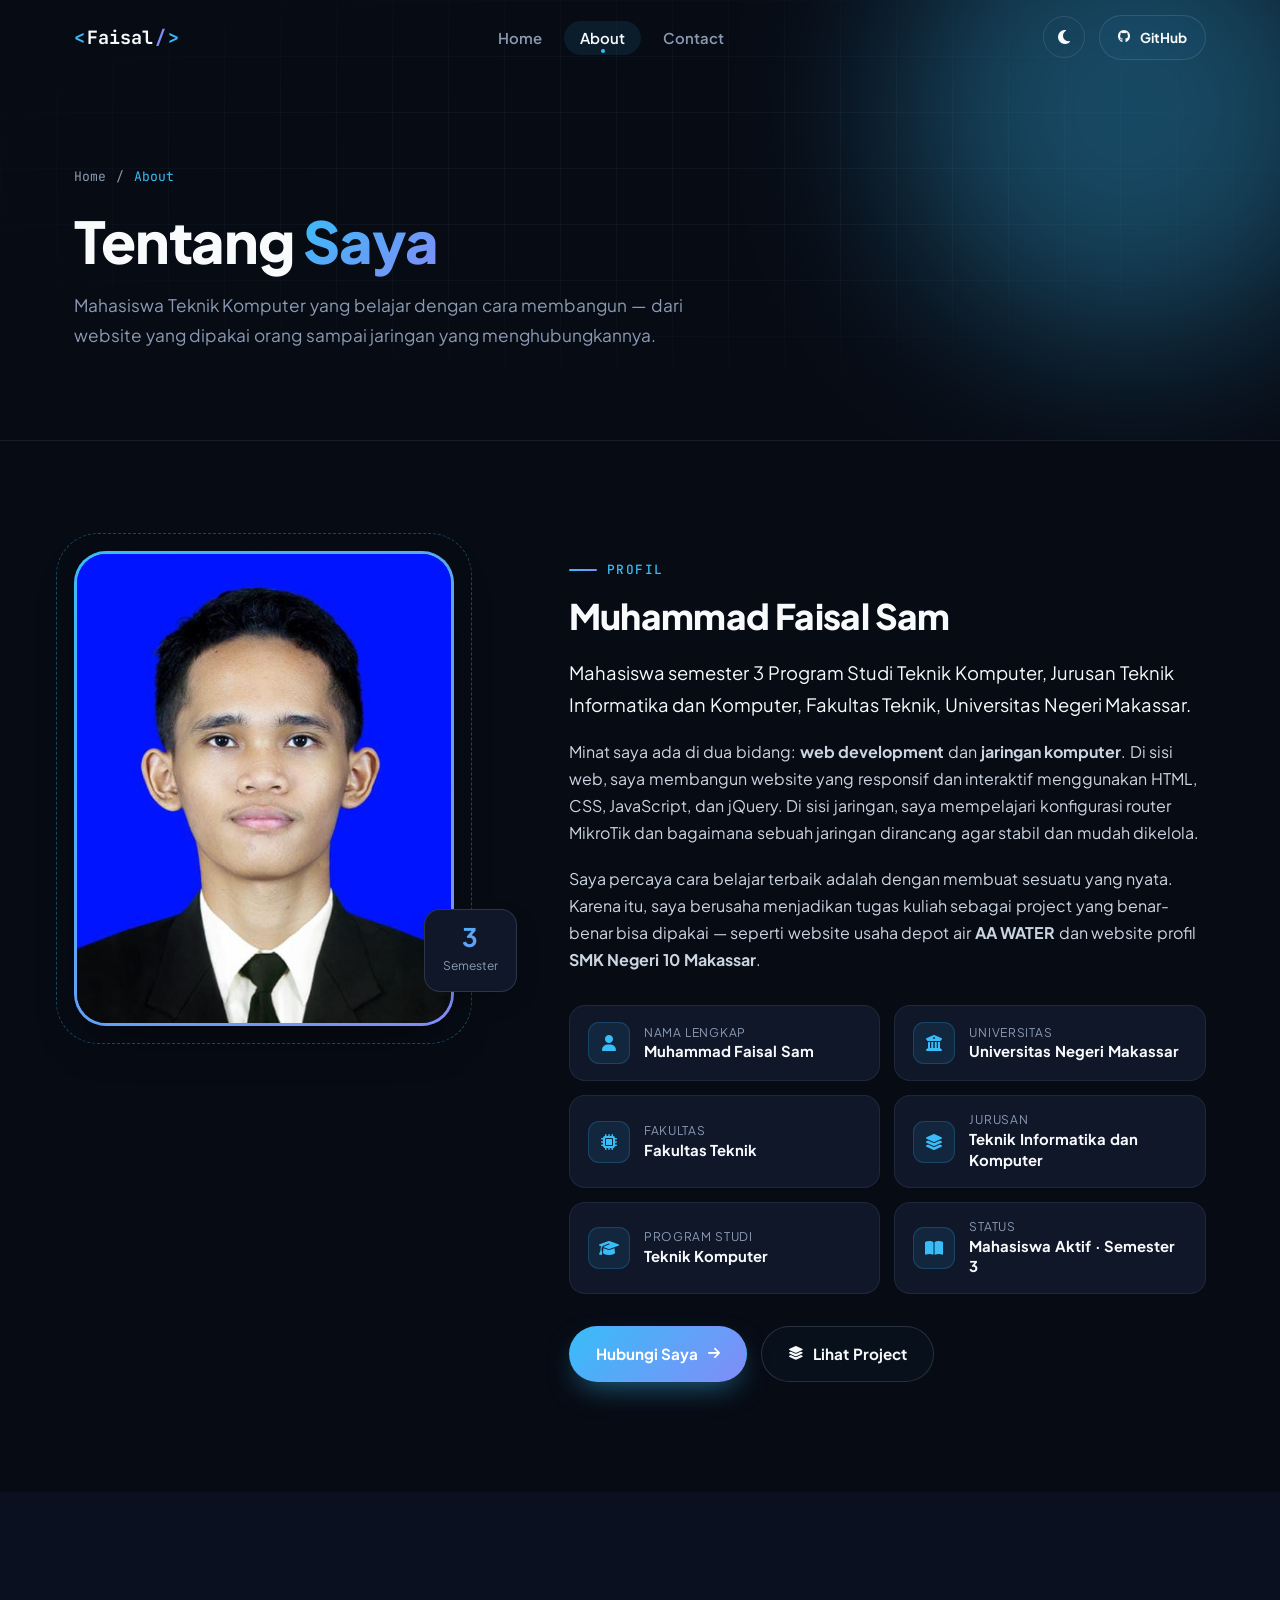
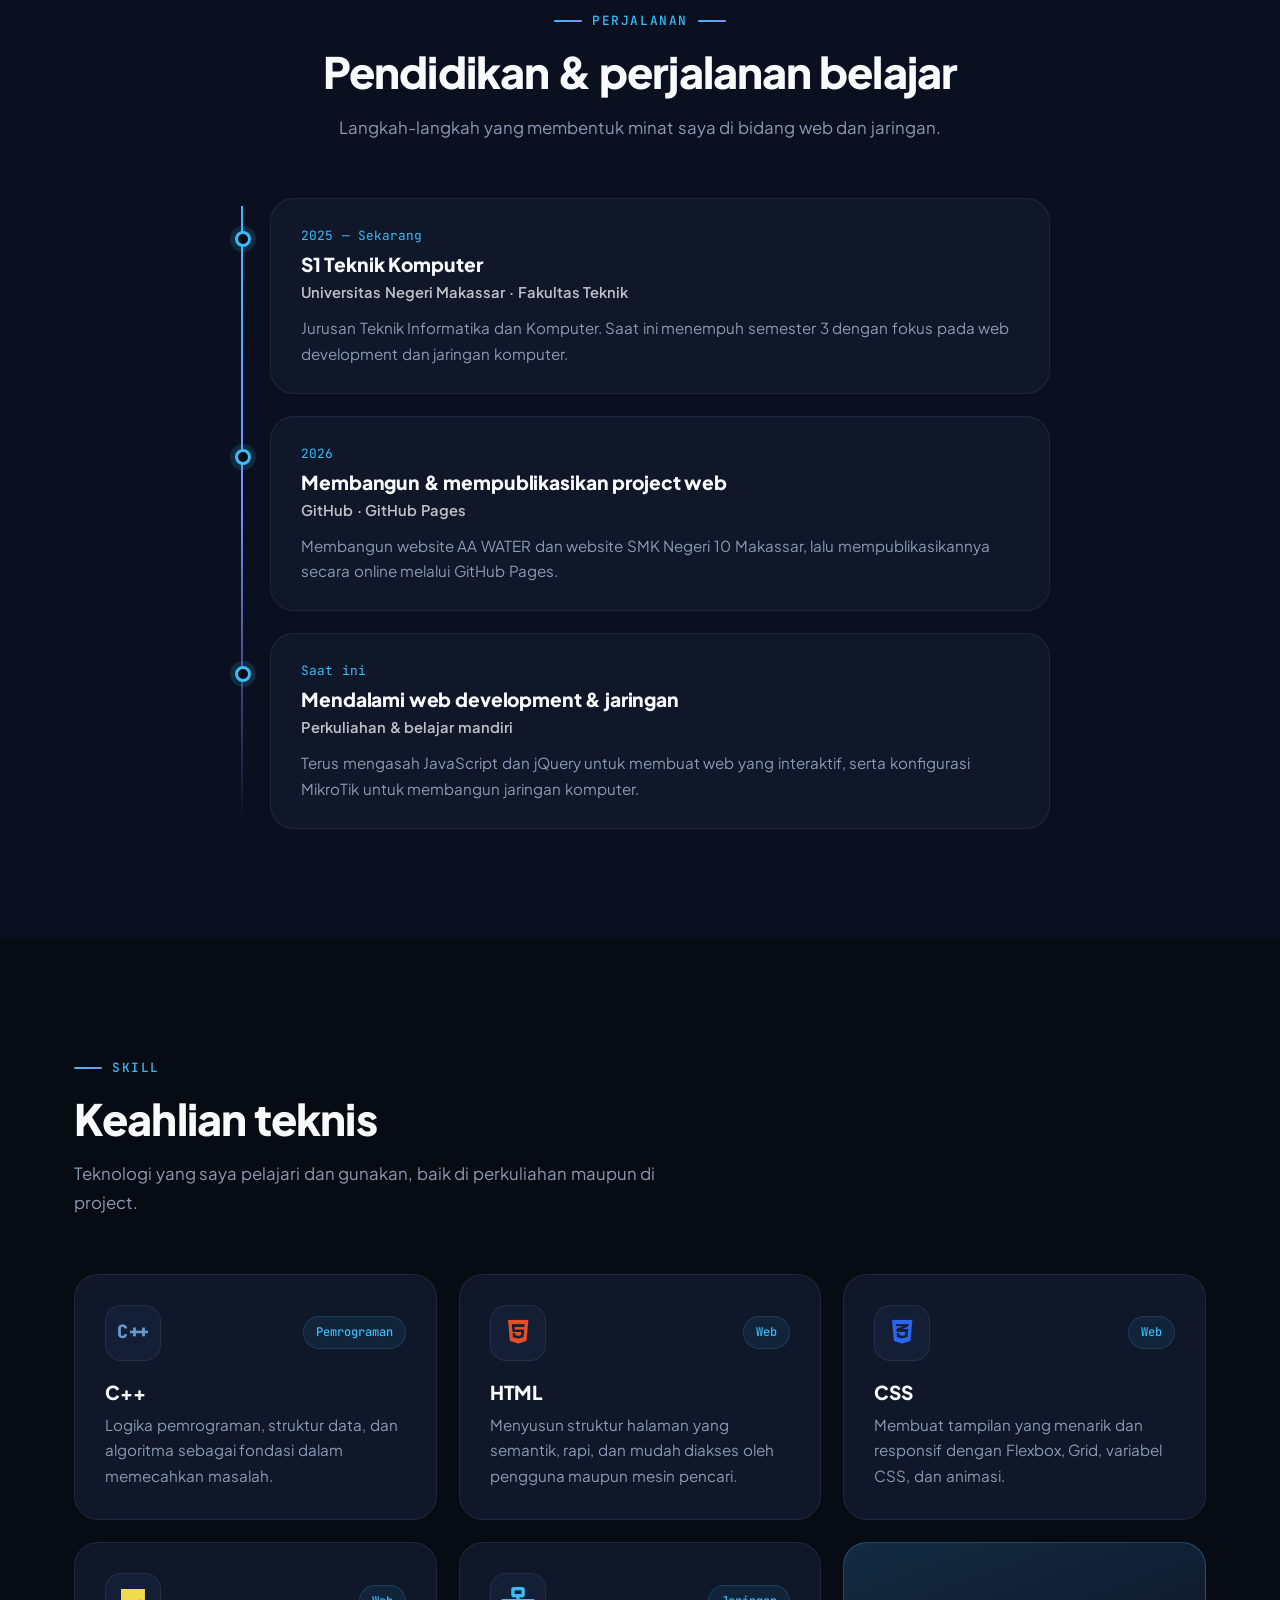
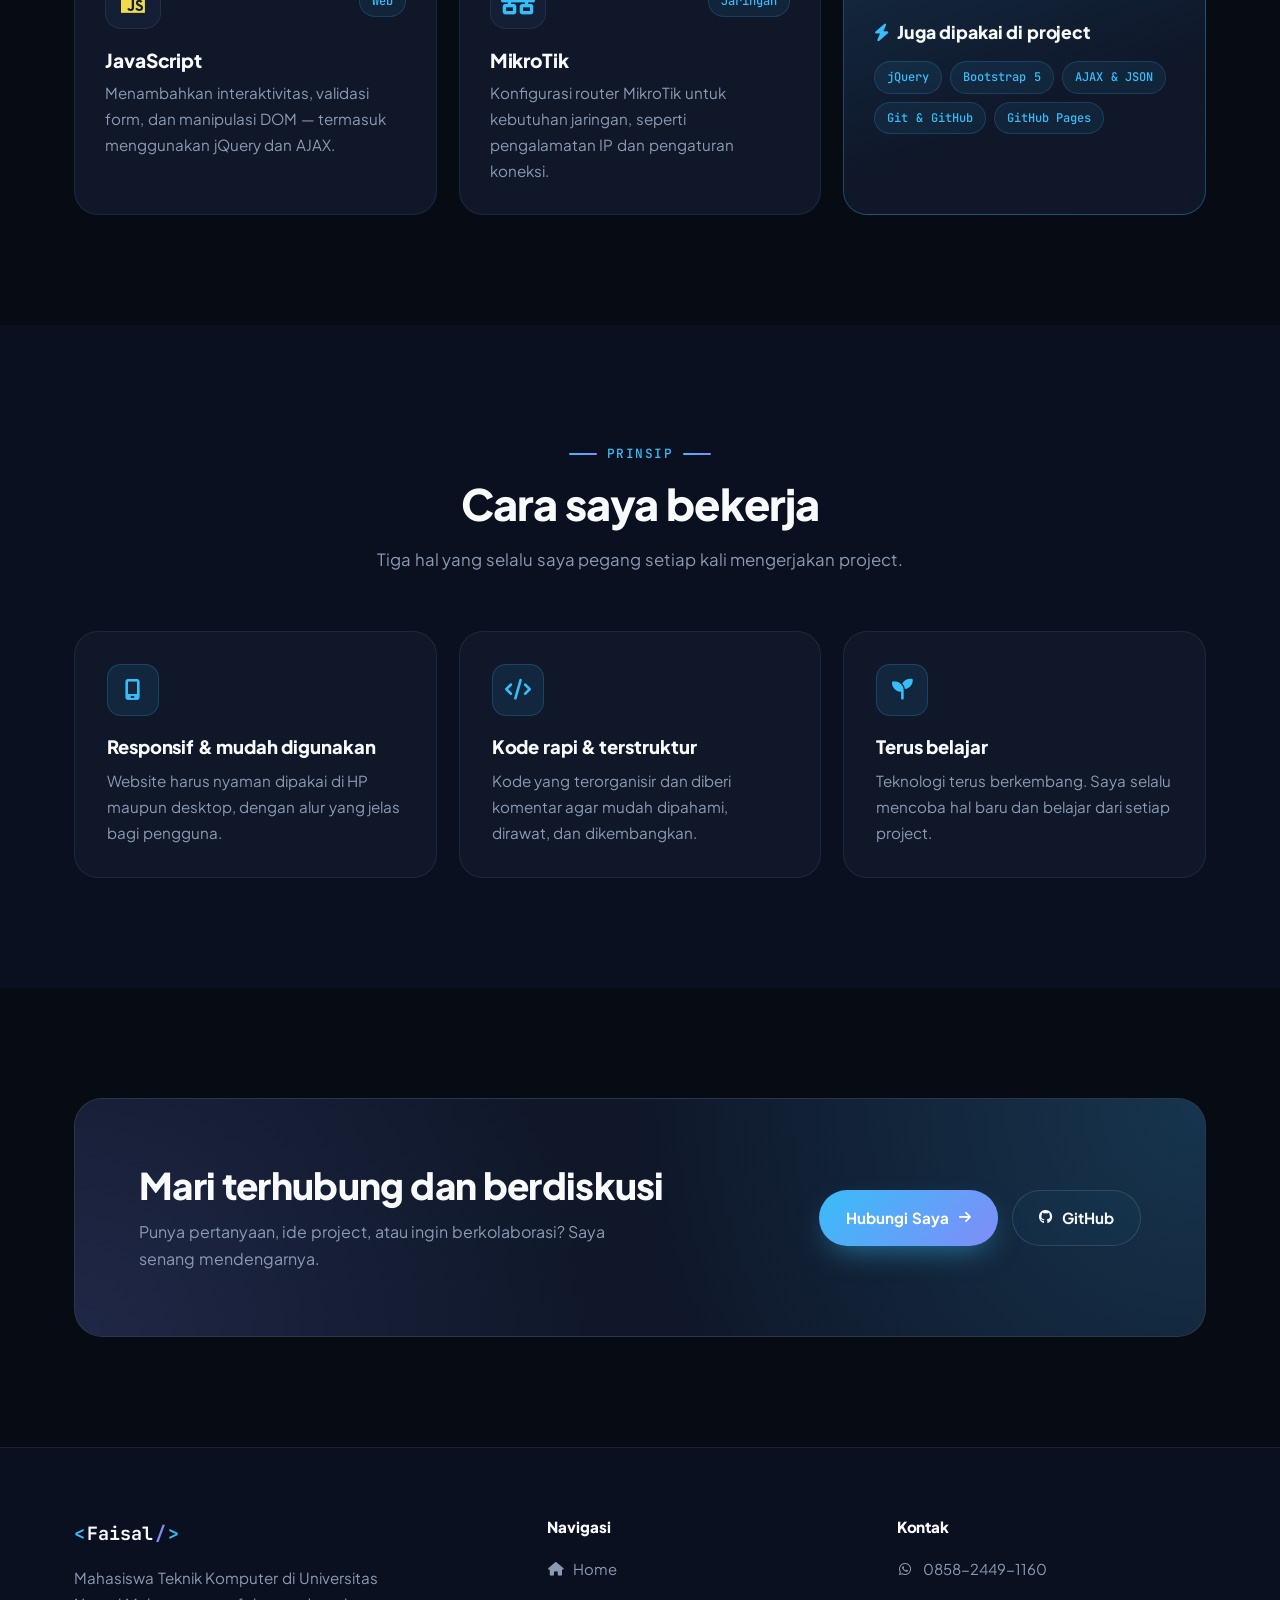
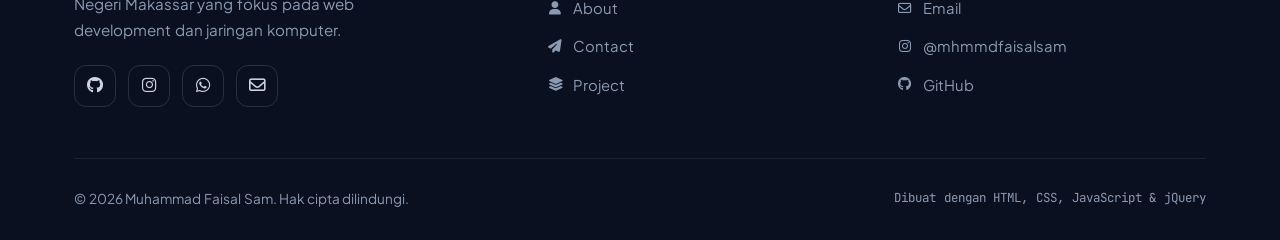
<file: about.html>
<!DOCTYPE html>
<html lang="id">
<head>
  <meta charset="UTF-8">
  <meta name="viewport" content="width=device-width, initial-scale=1.0">
  <title>About — Muhammad Faisal Sam</title>
  <meta name="description" content="Profil Muhammad Faisal Sam: mahasiswa semester 3 Teknik Komputer, Fakultas Teknik, Universitas Negeri Makassar. Fokus pada web development dan jaringan komputer.">
  <meta name="author" content="Muhammad Faisal Sam">
  <meta name="theme-color" content="#070b14">
  <meta property="og:title" content="About — Muhammad Faisal Sam">
  <meta property="og:description" content="Mahasiswa Teknik Komputer UNM · Web Development &amp; Jaringan Komputer">
  <meta property="og:image" content="assets/img/faisal.webp">
  <link rel="icon" type="image/svg+xml" href="assets/img/favicon.svg">

  <!-- Font & ikon disimpan lokal agar tetap tampil tanpa internet -->
  <link rel="stylesheet" href="css/fonts.css">
  <link rel="stylesheet" href="assets/vendor/fontawesome/css/all.min.css">
  <link rel="stylesheet" href="css/style.css">

  <script>
    document.documentElement.className += " js";
    try {
      if (localStorage.getItem("theme") === "light") {
        document.documentElement.setAttribute("data-theme", "light");
      }
    } catch (e) {}
  </script>
</head>
<body data-page="about">
  <a href="#main" class="skip-link">Lewati ke konten</a>
  <div class="scroll-progress" id="scrollProgress"></div>

  <!-- ============ NAVBAR ============ -->
  <header class="navbar" id="navbar">
    <nav class="container nav-inner" aria-label="Navigasi utama">
      <a href="index.html" class="logo" aria-label="Faisal — ke beranda">
        <span class="bracket">&lt;</span>Faisal<span class="slash">/</span><span class="bracket">&gt;</span>
      </a>

      <ul class="nav-menu" id="navMenu">
        <li><a href="index.html" class="nav-link">Home</a></li>
        <li><a href="about.html" class="nav-link active" aria-current="page">About</a></li>
        <li><a href="contact.html" class="nav-link">Contact</a></li>
        <li class="mobile-cta">
          <a href="https://github.com/muhammadfaisalsam441-Runary" target="_blank" rel="noopener" class="btn btn-primary btn-sm" style="width:100%">
            <i class="fa-brands fa-github"></i> Lihat GitHub
          </a>
        </li>
      </ul>

      <div class="nav-actions">
        <button class="theme-toggle" id="themeToggle" type="button" aria-label="Ganti tema terang/gelap" title="Ganti tema">
          <i class="fa-solid fa-moon"></i><i class="fa-solid fa-sun"></i>
        </button>
        <a href="https://github.com/muhammadfaisalsam441-Runary" target="_blank" rel="noopener" class="btn btn-outline btn-sm nav-cta">
          <i class="fa-brands fa-github"></i> GitHub
        </a>
        <button class="nav-toggle" id="navToggle" type="button" aria-label="Buka menu" aria-expanded="false" aria-controls="navMenu">
          <span></span><span></span><span></span>
        </button>
      </div>
    </nav>
  </header>

  <main id="main">
    <!-- ============ PAGE HEADER ============ -->
    <section class="page-header">
      <div class="bg-grid"></div>
      <div class="glow glow-1"></div>
      <div class="container">
        <nav class="breadcrumb reveal" aria-label="Breadcrumb">
          <a href="index.html">Home</a><span>/</span><span class="current">About</span>
        </nav>
        <h1 class="page-title reveal">Tentang <span class="text-gradient">Saya</span></h1>
        <p class="page-desc reveal">
          Mahasiswa Teknik Komputer yang belajar dengan cara membangun — dari website yang dipakai
          orang sampai jaringan yang menghubungkannya.
        </p>
      </div>
    </section>

    <!-- ============ PROFIL ============ -->
    <section class="section" id="profil">
      <div class="container about-grid">
        <div class="about-photo reveal reveal-left">
          <div class="photo-frame">
            <img src="assets/img/faisal.webp" alt="Foto Muhammad Faisal Sam" width="640" height="640">
          </div>
          <div class="photo-badge">
            <strong class="text-gradient">3</strong>
            <small>Semester</small>
          </div>
        </div>

        <div class="about-text reveal reveal-right">
          <span class="eyebrow">Profil</span>
          <h2>Muhammad Faisal Sam</h2>
          <p class="lead">
            Mahasiswa semester 3 Program Studi Teknik Komputer, Jurusan Teknik Informatika dan
            Komputer, Fakultas Teknik, Universitas Negeri Makassar.
          </p>
          <p>
            Minat saya ada di dua bidang: <strong>web development</strong> dan
            <strong>jaringan komputer</strong>. Di sisi web, saya membangun website yang responsif
            dan interaktif menggunakan HTML, CSS, JavaScript, dan jQuery. Di sisi jaringan, saya
            mempelajari konfigurasi router MikroTik dan bagaimana sebuah jaringan dirancang agar
            stabil dan mudah dikelola.
          </p>
          <p>
            Saya percaya cara belajar terbaik adalah dengan membuat sesuatu yang nyata. Karena itu,
            saya berusaha menjadikan tugas kuliah sebagai project yang benar-benar bisa dipakai —
            seperti website usaha depot air <strong>AA WATER</strong> dan website profil
            <strong>SMK Negeri 10 Makassar</strong>.
          </p>

          <div class="info-grid">
            <div class="info-item">
              <span class="icon-box"><i class="fa-solid fa-user"></i></span>
              <div><small>Nama Lengkap</small><span>Muhammad Faisal Sam</span></div>
            </div>
            <div class="info-item">
              <span class="icon-box"><i class="fa-solid fa-building-columns"></i></span>
              <div><small>Universitas</small><span>Universitas Negeri Makassar</span></div>
            </div>
            <div class="info-item">
              <span class="icon-box"><i class="fa-solid fa-microchip"></i></span>
              <div><small>Fakultas</small><span>Fakultas Teknik</span></div>
            </div>
            <div class="info-item">
              <span class="icon-box"><i class="fa-solid fa-layer-group"></i></span>
              <div><small>Jurusan</small><span>Teknik Informatika dan Komputer</span></div>
            </div>
            <div class="info-item">
              <span class="icon-box"><i class="fa-solid fa-graduation-cap"></i></span>
              <div><small>Program Studi</small><span>Teknik Komputer</span></div>
            </div>
            <div class="info-item">
              <span class="icon-box"><i class="fa-solid fa-book-open"></i></span>
              <div><small>Status</small><span>Mahasiswa Aktif · Semester 3</span></div>
            </div>
          </div>

          <div class="about-actions">
            <a href="contact.html" class="btn btn-primary">Hubungi Saya <i class="fa-solid fa-arrow-right"></i></a>
            <a href="index.html#project" class="btn btn-outline"><i class="fa-solid fa-layer-group"></i> Lihat Project</a>
          </div>
        </div>
      </div>
    </section>

    <!-- ============ PERJALANAN ============ -->
    <section class="section section-alt" id="perjalanan">
      <div class="container">
        <div class="section-head center reveal">
          <span class="eyebrow">Perjalanan</span>
          <h2 class="section-title">Pendidikan &amp; perjalanan belajar</h2>
          <p class="section-desc">Langkah-langkah yang membentuk minat saya di bidang web dan jaringan.</p>
        </div>

        <div class="timeline">
          <div class="card tl-item reveal">
            <div class="tl-date">2025 — Sekarang</div>
            <h3>S1 Teknik Komputer</h3>
            <div class="tl-place">Universitas Negeri Makassar · Fakultas Teknik</div>
            <p>
              Jurusan Teknik Informatika dan Komputer. Saat ini menempuh semester 3 dengan fokus
              pada web development dan jaringan komputer.
            </p>
          </div>
          <div class="card tl-item reveal">
            <div class="tl-date">2026</div>
            <h3>Membangun &amp; mempublikasikan project web</h3>
            <div class="tl-place">GitHub · GitHub Pages</div>
            <p>
              Membangun website AA WATER dan website SMK Negeri 10 Makassar, lalu
              mempublikasikannya secara online melalui GitHub Pages.
            </p>
          </div>
          <div class="card tl-item reveal">
            <div class="tl-date">Saat ini</div>
            <h3>Mendalami web development &amp; jaringan</h3>
            <div class="tl-place">Perkuliahan &amp; belajar mandiri</div>
            <p>
              Terus mengasah JavaScript dan jQuery untuk membuat web yang interaktif, serta
              konfigurasi MikroTik untuk membangun jaringan komputer.
            </p>
          </div>
        </div>
      </div>
    </section>

    <!-- ============ SKILL ============ -->
    <section class="section" id="skill">
      <div class="container">
        <div class="section-head reveal">
          <span class="eyebrow">Skill</span>
          <h2 class="section-title">Keahlian teknis</h2>
          <p class="section-desc">Teknologi yang saya pelajari dan gunakan, baik di perkuliahan maupun di project.</p>
        </div>

        <div class="skills-grid">
          <article class="card skill-card reveal">
            <div class="skill-head">
              <span class="skill-icon"><span class="cpp">C++</span></span>
              <span class="tag">Pemrograman</span>
            </div>
            <h3>C++</h3>
            <p>Logika pemrograman, struktur data, dan algoritma sebagai fondasi dalam memecahkan masalah.</p>
          </article>

          <article class="card skill-card reveal">
            <div class="skill-head">
              <span class="skill-icon"><i class="fa-brands fa-html5 c-html"></i></span>
              <span class="tag">Web</span>
            </div>
            <h3>HTML</h3>
            <p>Menyusun struktur halaman yang semantik, rapi, dan mudah diakses oleh pengguna maupun mesin pencari.</p>
          </article>

          <article class="card skill-card reveal">
            <div class="skill-head">
              <span class="skill-icon"><i class="fa-brands fa-css3-alt c-css"></i></span>
              <span class="tag">Web</span>
            </div>
            <h3>CSS</h3>
            <p>Membuat tampilan yang menarik dan responsif dengan Flexbox, Grid, variabel CSS, dan animasi.</p>
          </article>

          <article class="card skill-card reveal">
            <div class="skill-head">
              <span class="skill-icon"><i class="fa-brands fa-js c-js"></i></span>
              <span class="tag">Web</span>
            </div>
            <h3>JavaScript</h3>
            <p>Menambahkan interaktivitas, validasi form, dan manipulasi DOM — termasuk menggunakan jQuery dan AJAX.</p>
          </article>

          <article class="card skill-card reveal">
            <div class="skill-head">
              <span class="skill-icon"><i class="fa-solid fa-network-wired c-mikrotik"></i></span>
              <span class="tag">Jaringan</span>
            </div>
            <h3>MikroTik</h3>
            <p>Konfigurasi router MikroTik untuk kebutuhan jaringan, seperti pengalamatan IP dan pengaturan koneksi.</p>
          </article>

          <article class="card skill-card highlight reveal">
            <h3><i class="fa-solid fa-bolt" style="color:var(--primary);margin-right:8px"></i>Juga dipakai di project</h3>
            <div class="tags">
              <span class="tag">jQuery</span>
              <span class="tag">Bootstrap 5</span>
              <span class="tag">AJAX &amp; JSON</span>
              <span class="tag">Git &amp; GitHub</span>
              <span class="tag">GitHub Pages</span>
            </div>
          </article>
        </div>
      </div>
    </section>

    <!-- ============ CARA KERJA ============ -->
    <section class="section section-alt" id="cara-kerja">
      <div class="container">
        <div class="section-head center reveal">
          <span class="eyebrow">Prinsip</span>
          <h2 class="section-title">Cara saya bekerja</h2>
          <p class="section-desc">Tiga hal yang selalu saya pegang setiap kali mengerjakan project.</p>
        </div>

        <div class="values-grid">
          <article class="card value-card reveal">
            <span class="icon-box"><i class="fa-solid fa-mobile-screen"></i></span>
            <h3>Responsif &amp; mudah digunakan</h3>
            <p>Website harus nyaman dipakai di HP maupun desktop, dengan alur yang jelas bagi pengguna.</p>
          </article>
          <article class="card value-card reveal">
            <span class="icon-box"><i class="fa-solid fa-code"></i></span>
            <h3>Kode rapi &amp; terstruktur</h3>
            <p>Kode yang terorganisir dan diberi komentar agar mudah dipahami, dirawat, dan dikembangkan.</p>
          </article>
          <article class="card value-card reveal">
            <span class="icon-box"><i class="fa-solid fa-seedling"></i></span>
            <h3>Terus belajar</h3>
            <p>Teknologi terus berkembang. Saya selalu mencoba hal baru dan belajar dari setiap project.</p>
          </article>
        </div>
      </div>
    </section>

    <!-- ============ CTA ============ -->
    <section class="cta">
      <div class="container">
        <div class="cta-box reveal">
          <div>
            <h2>Mari terhubung dan berdiskusi</h2>
            <p>Punya pertanyaan, ide project, atau ingin berkolaborasi? Saya senang mendengarnya.</p>
          </div>
          <div class="cta-actions">
            <a href="contact.html" class="btn btn-primary">Hubungi Saya <i class="fa-solid fa-arrow-right"></i></a>
            <a href="https://github.com/muhammadfaisalsam441-Runary" target="_blank" rel="noopener" class="btn btn-outline"><i class="fa-brands fa-github"></i> GitHub</a>
          </div>
        </div>
      </div>
    </section>
  </main>

  <!-- ============ FOOTER ============ -->
  <footer class="footer">
    <div class="container">
      <div class="footer-grid">
        <div class="footer-brand">
          <a href="index.html" class="logo"><span class="bracket">&lt;</span>Faisal<span class="slash">/</span><span class="bracket">&gt;</span></a>
          <p>Mahasiswa Teknik Komputer di Universitas Negeri Makassar yang fokus pada web development dan jaringan komputer.</p>
          <div class="socials">
            <a href="https://github.com/muhammadfaisalsam441-Runary" target="_blank" rel="noopener" class="social-link" aria-label="GitHub"><i class="fa-brands fa-github"></i></a>
            <a href="https://www.instagram.com/mhmmdfaisalsam" target="_blank" rel="noopener" class="social-link" aria-label="Instagram"><i class="fa-brands fa-instagram"></i></a>
            <a href="https://wa.me/6285824491160" target="_blank" rel="noopener" class="social-link" aria-label="WhatsApp"><i class="fa-brands fa-whatsapp"></i></a>
            <a href="mailto:muhammadfaisalsam441@gmail.com" class="social-link" aria-label="Email"><i class="fa-regular fa-envelope"></i></a>
          </div>
        </div>
        <div>
          <h4>Navigasi</h4>
          <ul class="footer-links">
            <li><a href="index.html"><i class="fa-solid fa-house"></i> Home</a></li>
            <li><a href="about.html"><i class="fa-solid fa-user"></i> About</a></li>
            <li><a href="contact.html"><i class="fa-solid fa-paper-plane"></i> Contact</a></li>
            <li><a href="index.html#project"><i class="fa-solid fa-layer-group"></i> Project</a></li>
          </ul>
        </div>
        <div>
          <h4>Kontak</h4>
          <ul class="footer-links">
            <li><a href="https://wa.me/6285824491160" target="_blank" rel="noopener"><i class="fa-brands fa-whatsapp"></i> 0858-2449-1160</a></li>
            <li><a href="mailto:muhammadfaisalsam441@gmail.com"><i class="fa-regular fa-envelope"></i> Email</a></li>
            <li><a href="https://www.instagram.com/mhmmdfaisalsam" target="_blank" rel="noopener"><i class="fa-brands fa-instagram"></i> @mhmmdfaisalsam</a></li>
            <li><a href="https://github.com/muhammadfaisalsam441-Runary" target="_blank" rel="noopener"><i class="fa-brands fa-github"></i> GitHub</a></li>
          </ul>
        </div>
      </div>
      <div class="footer-bottom">
        <span>&copy; <span class="year">2026</span> Muhammad Faisal Sam. Hak cipta dilindungi.</span>
        <span class="made">Dibuat dengan HTML, CSS, JavaScript &amp; jQuery</span>
      </div>
    </div>
  </footer>

  <button class="back-to-top" id="backToTop" type="button" aria-label="Kembali ke atas"><i class="fa-solid fa-arrow-up"></i></button>
  <div class="toast" id="toast" role="status" aria-live="polite"><i class="fa-solid fa-circle-check"></i><span></span></div>

  <script src="js/vendor/jquery-3.7.1.min.js"></script>
  <script src="js/main.js"></script>
</body>
</html>
</file>
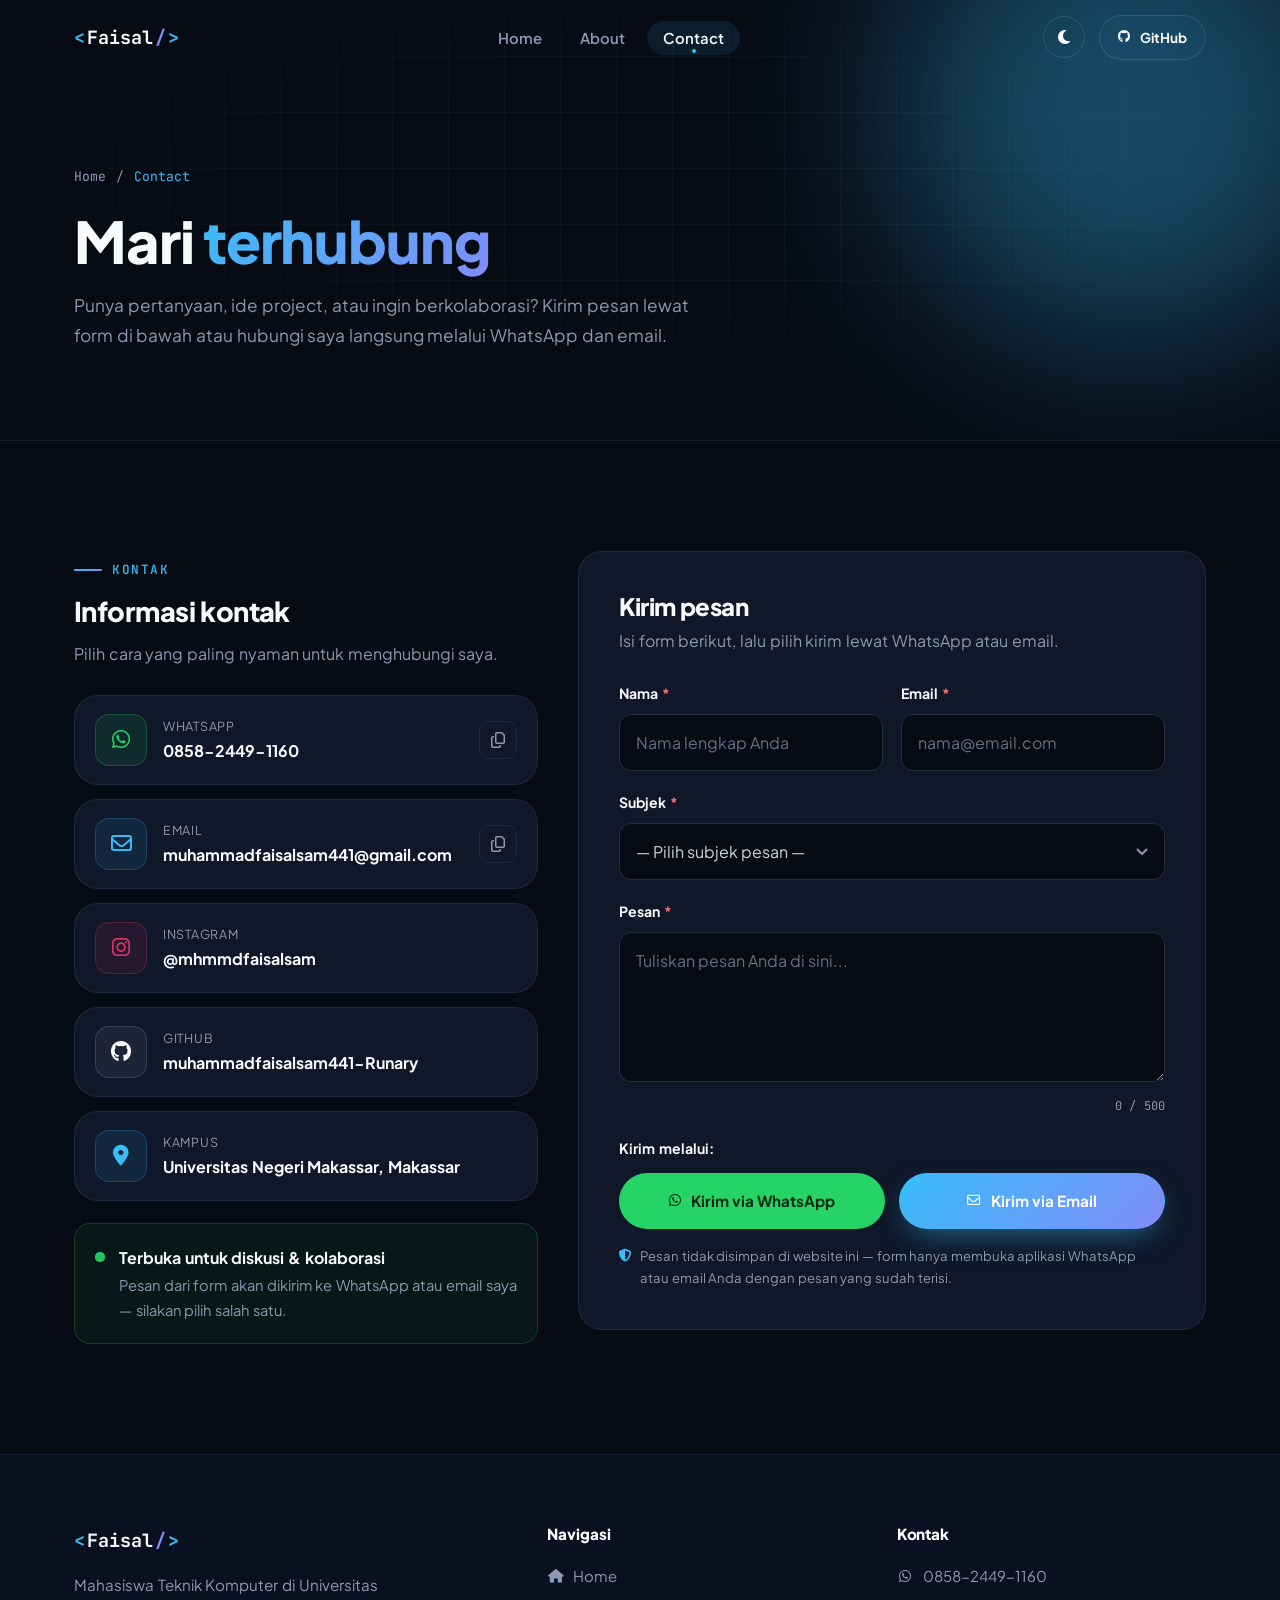
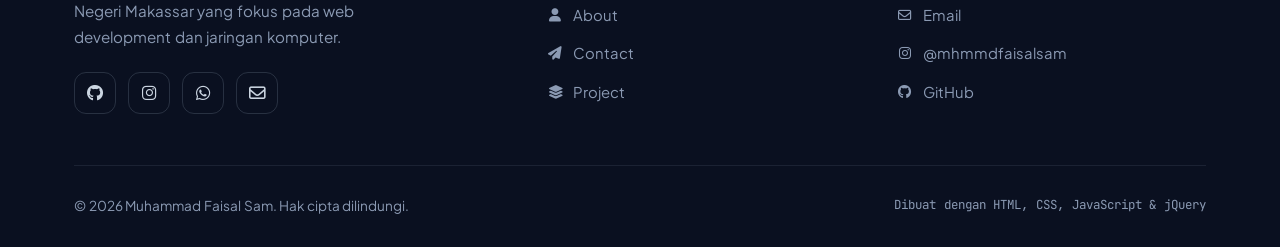
<file: contact.html>
<!DOCTYPE html>
<html lang="id">
<head>
  <meta charset="UTF-8">
  <meta name="viewport" content="width=device-width, initial-scale=1.0">
  <title>Contact — Muhammad Faisal Sam</title>
  <meta name="description" content="Hubungi Muhammad Faisal Sam melalui WhatsApp, email, Instagram, atau GitHub.">
  <meta name="author" content="Muhammad Faisal Sam">
  <meta name="theme-color" content="#070b14">
  <meta property="og:title" content="Contact — Muhammad Faisal Sam">
  <meta property="og:description" content="Mari terhubung: WhatsApp, email, Instagram, dan GitHub.">
  <meta property="og:image" content="assets/img/faisal.webp">
  <link rel="icon" type="image/svg+xml" href="assets/img/favicon.svg">

  <!-- Font & ikon disimpan lokal agar tetap tampil tanpa internet -->
  <link rel="stylesheet" href="css/fonts.css">
  <link rel="stylesheet" href="assets/vendor/fontawesome/css/all.min.css">
  <link rel="stylesheet" href="css/style.css">

  <script>
    document.documentElement.className += " js";
    try {
      if (localStorage.getItem("theme") === "light") {
        document.documentElement.setAttribute("data-theme", "light");
      }
    } catch (e) {}
  </script>
</head>
<body data-page="contact">
  <a href="#main" class="skip-link">Lewati ke konten</a>
  <div class="scroll-progress" id="scrollProgress"></div>

  <!-- ============ NAVBAR ============ -->
  <header class="navbar" id="navbar">
    <nav class="container nav-inner" aria-label="Navigasi utama">
      <a href="index.html" class="logo" aria-label="Faisal — ke beranda">
        <span class="bracket">&lt;</span>Faisal<span class="slash">/</span><span class="bracket">&gt;</span>
      </a>

      <ul class="nav-menu" id="navMenu">
        <li><a href="index.html" class="nav-link">Home</a></li>
        <li><a href="about.html" class="nav-link">About</a></li>
        <li><a href="contact.html" class="nav-link active" aria-current="page">Contact</a></li>
        <li class="mobile-cta">
          <a href="https://github.com/muhammadfaisalsam441-Runary" target="_blank" rel="noopener" class="btn btn-primary btn-sm" style="width:100%">
            <i class="fa-brands fa-github"></i> Lihat GitHub
          </a>
        </li>
      </ul>

      <div class="nav-actions">
        <button class="theme-toggle" id="themeToggle" type="button" aria-label="Ganti tema terang/gelap" title="Ganti tema">
          <i class="fa-solid fa-moon"></i><i class="fa-solid fa-sun"></i>
        </button>
        <a href="https://github.com/muhammadfaisalsam441-Runary" target="_blank" rel="noopener" class="btn btn-outline btn-sm nav-cta">
          <i class="fa-brands fa-github"></i> GitHub
        </a>
        <button class="nav-toggle" id="navToggle" type="button" aria-label="Buka menu" aria-expanded="false" aria-controls="navMenu">
          <span></span><span></span><span></span>
        </button>
      </div>
    </nav>
  </header>

  <main id="main">
    <!-- ============ PAGE HEADER ============ -->
    <section class="page-header">
      <div class="bg-grid"></div>
      <div class="glow glow-1"></div>
      <div class="container">
        <nav class="breadcrumb reveal" aria-label="Breadcrumb">
          <a href="index.html">Home</a><span>/</span><span class="current">Contact</span>
        </nav>
        <h1 class="page-title reveal">Mari <span class="text-gradient">terhubung</span></h1>
        <p class="page-desc reveal">
          Punya pertanyaan, ide project, atau ingin berkolaborasi? Kirim pesan lewat form di bawah
          atau hubungi saya langsung melalui WhatsApp dan email.
        </p>
      </div>
    </section>

    <!-- ============ KONTAK ============ -->
    <section class="section">
      <div class="container contact-grid">
        <!-- Info kontak -->
        <div class="contact-info reveal reveal-left">
          <span class="eyebrow">Kontak</span>
          <h2>Informasi kontak</h2>
          <p>Pilih cara yang paling nyaman untuk menghubungi saya.</p>

          <div class="contact-list">
            <div class="card contact-item">
              <span class="icon-box wa"><i class="fa-brands fa-whatsapp"></i></span>
              <div class="contact-body">
                <small>WhatsApp</small>
                <a href="https://wa.me/6285824491160" target="_blank" rel="noopener">0858-2449-1160</a>
              </div>
              <button type="button" class="copy-btn" data-copy="085824491160" data-label="Nomor WhatsApp" aria-label="Salin nomor WhatsApp" title="Salin">
                <i class="fa-regular fa-copy"></i>
              </button>
            </div>

            <div class="card contact-item">
              <span class="icon-box"><i class="fa-regular fa-envelope"></i></span>
              <div class="contact-body">
                <small>Email</small>
                <a href="mailto:muhammadfaisalsam441@gmail.com">muhammadfaisalsam441@gmail.com</a>
              </div>
              <button type="button" class="copy-btn" data-copy="muhammadfaisalsam441@gmail.com" data-label="Alamat email" aria-label="Salin alamat email" title="Salin">
                <i class="fa-regular fa-copy"></i>
              </button>
            </div>

            <div class="card contact-item">
              <span class="icon-box ig"><i class="fa-brands fa-instagram"></i></span>
              <div class="contact-body">
                <small>Instagram</small>
                <a href="https://www.instagram.com/mhmmdfaisalsam" target="_blank" rel="noopener">@mhmmdfaisalsam</a>
              </div>
            </div>

            <div class="card contact-item">
              <span class="icon-box gh"><i class="fa-brands fa-github"></i></span>
              <div class="contact-body">
                <small>GitHub</small>
                <a href="https://github.com/muhammadfaisalsam441-Runary" target="_blank" rel="noopener">muhammadfaisalsam441-Runary</a>
              </div>
            </div>

            <div class="card contact-item">
              <span class="icon-box"><i class="fa-solid fa-location-dot"></i></span>
              <div class="contact-body">
                <small>Kampus</small>
                <span>Universitas Negeri Makassar, Makassar</span>
              </div>
            </div>
          </div>

          <div class="availability">
            <span class="pulse-dot"></span>
            <div>
              <strong>Terbuka untuk diskusi &amp; kolaborasi</strong>
              <p>Pesan dari form akan dikirim ke WhatsApp atau email saya — silakan pilih salah satu.</p>
            </div>
          </div>
        </div>

        <!-- Form kontak -->
        <div class="card form-card reveal reveal-right">
          <h2>Kirim pesan</h2>
          <p>Isi form berikut, lalu pilih kirim lewat WhatsApp atau email.</p>

          <form id="contactForm" novalidate>
            <div class="form-row">
              <div class="form-group">
                <label for="nama">Nama <span class="req">*</span></label>
                <input type="text" id="nama" name="nama" class="form-control" placeholder="Nama lengkap Anda" autocomplete="name">
                <div class="error-msg"><i class="fa-solid fa-circle-exclamation"></i><span></span></div>
              </div>
              <div class="form-group">
                <label for="email">Email <span class="req">*</span></label>
                <input type="email" id="email" name="email" class="form-control" placeholder="nama@email.com" autocomplete="email">
                <div class="error-msg"><i class="fa-solid fa-circle-exclamation"></i><span></span></div>
              </div>
            </div>

            <div class="form-group">
              <label for="subjek">Subjek <span class="req">*</span></label>
              <select id="subjek" name="subjek" class="form-control">
                <option value="">— Pilih subjek pesan —</option>
                <option value="Kolaborasi Project">Kolaborasi Project</option>
                <option value="Pembuatan Website">Pembuatan Website</option>
                <option value="Diskusi / Pertanyaan">Diskusi / Pertanyaan</option>
                <option value="Lainnya">Lainnya</option>
              </select>
              <div class="error-msg"><i class="fa-solid fa-circle-exclamation"></i><span></span></div>
            </div>

            <div class="form-group">
              <label for="pesan">Pesan <span class="req">*</span></label>
              <textarea id="pesan" name="pesan" class="form-control" maxlength="500" placeholder="Tuliskan pesan Anda di sini..."></textarea>
              <div class="field-meta">
                <div class="error-msg"><i class="fa-solid fa-circle-exclamation"></i><span></span></div>
                <span class="char-count" id="charCount">0 / 500</span>
              </div>
            </div>

            <p class="send-label">Kirim melalui:</p>
            <div class="form-actions">
              <button type="submit" class="btn btn-wa" data-channel="wa">
                <i class="fa-brands fa-whatsapp"></i> Kirim via WhatsApp
              </button>
              <button type="submit" class="btn btn-primary" data-channel="email">
                <i class="fa-regular fa-envelope"></i> Kirim via Email
              </button>
            </div>
            <p class="form-note">
              <i class="fa-solid fa-shield-halved"></i>
              Pesan tidak disimpan di website ini — form hanya membuka aplikasi WhatsApp atau email Anda dengan pesan yang sudah terisi.
            </p>
          </form>
        </div>
      </div>
    </section>
  </main>

  <!-- ============ FOOTER ============ -->
  <footer class="footer">
    <div class="container">
      <div class="footer-grid">
        <div class="footer-brand">
          <a href="index.html" class="logo"><span class="bracket">&lt;</span>Faisal<span class="slash">/</span><span class="bracket">&gt;</span></a>
          <p>Mahasiswa Teknik Komputer di Universitas Negeri Makassar yang fokus pada web development dan jaringan komputer.</p>
          <div class="socials">
            <a href="https://github.com/muhammadfaisalsam441-Runary" target="_blank" rel="noopener" class="social-link" aria-label="GitHub"><i class="fa-brands fa-github"></i></a>
            <a href="https://www.instagram.com/mhmmdfaisalsam" target="_blank" rel="noopener" class="social-link" aria-label="Instagram"><i class="fa-brands fa-instagram"></i></a>
            <a href="https://wa.me/6285824491160" target="_blank" rel="noopener" class="social-link" aria-label="WhatsApp"><i class="fa-brands fa-whatsapp"></i></a>
            <a href="mailto:muhammadfaisalsam441@gmail.com" class="social-link" aria-label="Email"><i class="fa-regular fa-envelope"></i></a>
          </div>
        </div>
        <div>
          <h4>Navigasi</h4>
          <ul class="footer-links">
            <li><a href="index.html"><i class="fa-solid fa-house"></i> Home</a></li>
            <li><a href="about.html"><i class="fa-solid fa-user"></i> About</a></li>
            <li><a href="contact.html"><i class="fa-solid fa-paper-plane"></i> Contact</a></li>
            <li><a href="index.html#project"><i class="fa-solid fa-layer-group"></i> Project</a></li>
          </ul>
        </div>
        <div>
          <h4>Kontak</h4>
          <ul class="footer-links">
            <li><a href="https://wa.me/6285824491160" target="_blank" rel="noopener"><i class="fa-brands fa-whatsapp"></i> 0858-2449-1160</a></li>
            <li><a href="mailto:muhammadfaisalsam441@gmail.com"><i class="fa-regular fa-envelope"></i> Email</a></li>
            <li><a href="https://www.instagram.com/mhmmdfaisalsam" target="_blank" rel="noopener"><i class="fa-brands fa-instagram"></i> @mhmmdfaisalsam</a></li>
            <li><a href="https://github.com/muhammadfaisalsam441-Runary" target="_blank" rel="noopener"><i class="fa-brands fa-github"></i> GitHub</a></li>
          </ul>
        </div>
      </div>
      <div class="footer-bottom">
        <span>&copy; <span class="year">2026</span> Muhammad Faisal Sam. Hak cipta dilindungi.</span>
        <span class="made">Dibuat dengan HTML, CSS, JavaScript &amp; jQuery</span>
      </div>
    </div>
  </footer>

  <button class="back-to-top" id="backToTop" type="button" aria-label="Kembali ke atas"><i class="fa-solid fa-arrow-up"></i></button>
  <div class="toast" id="toast" role="status" aria-live="polite"><i class="fa-solid fa-circle-check"></i><span></span></div>

  <script src="js/vendor/jquery-3.7.1.min.js"></script>
  <script src="js/main.js"></script>
</body>
</html>
</file>
<file: css/fonts.css>
/* Font lokal (dari Fontsource, lisensi SIL Open Font License) — website tetap rapi walau offline */
@font-face {
  font-family: "Plus Jakarta Sans";
  font-style: normal;
  font-weight: 400;
  font-display: swap;
  src: url("../assets/fonts/plus-jakarta-sans-latin-400-normal.woff2") format("woff2");
}
@font-face {
  font-family: "Plus Jakarta Sans";
  font-style: normal;
  font-weight: 500;
  font-display: swap;
  src: url("../assets/fonts/plus-jakarta-sans-latin-500-normal.woff2") format("woff2");
}
@font-face {
  font-family: "Plus Jakarta Sans";
  font-style: normal;
  font-weight: 600;
  font-display: swap;
  src: url("../assets/fonts/plus-jakarta-sans-latin-600-normal.woff2") format("woff2");
}
@font-face {
  font-family: "Plus Jakarta Sans";
  font-style: normal;
  font-weight: 700;
  font-display: swap;
  src: url("../assets/fonts/plus-jakarta-sans-latin-700-normal.woff2") format("woff2");
}
@font-face {
  font-family: "Plus Jakarta Sans";
  font-style: normal;
  font-weight: 800;
  font-display: swap;
  src: url("../assets/fonts/plus-jakarta-sans-latin-800-normal.woff2") format("woff2");
}
@font-face {
  font-family: "JetBrains Mono";
  font-style: normal;
  font-weight: 400;
  font-display: swap;
  src: url("../assets/fonts/jetbrains-mono-latin-400-normal.woff2") format("woff2");
}
@font-face {
  font-family: "JetBrains Mono";
  font-style: normal;
  font-weight: 500;
  font-display: swap;
  src: url("../assets/fonts/jetbrains-mono-latin-500-normal.woff2") format("woff2");
}
@font-face {
  font-family: "JetBrains Mono";
  font-style: normal;
  font-weight: 700;
  font-display: swap;
  src: url("../assets/fonts/jetbrains-mono-latin-700-normal.woff2") format("woff2");
}
@font-face {
  font-family: "JetBrains Mono";
  font-style: normal;
  font-weight: 800;
  font-display: swap;
  src: url("../assets/fonts/jetbrains-mono-latin-800-normal.woff2") format("woff2");
}
</file>
<file: css/style.css>
/* ==========================================================================
   Portofolio — Muhammad Faisal Sam
   Mahasiswa Teknik Komputer · Universitas Negeri Makassar
   --------------------------------------------------------------------------
   Daftar isi:
   01. Variabel & tema (gelap / terang)
   02. Reset & dasar
   03. Utilitas (container, section, tombol, badge)
   04. Navbar
   05. Hero (Home)
   06. Statistik
   07. Fokus & tech stack
   08. Project + galeri screenshot
   09. Lightbox
   10. Page header (About & Contact)
   11. About
   12. Contact + form
   13. CTA & footer
   14. Komponen global (toast, back-to-top, progress, reveal)
   15. Responsif
   ========================================================================== */

/* 01. Variabel & tema ===================================================== */
:root {
  --bg: #070b14;
  --bg-alt: #0a1020;
  --surface: #0f1729;
  --surface-2: #141e35;
  --border: rgba(148, 163, 184, 0.12);
  --border-strong: rgba(148, 163, 184, 0.22);
  --text: #cbd5e1;
  --muted: #8b9ab3;
  --heading: #f8fafc;
  --primary: #38bdf8;
  --primary-2: #818cf8;
  --primary-rgb: 56, 189, 248;
  --gradient: linear-gradient(135deg, #38bdf8 0%, #818cf8 100%);
  --success: #22c55e;
  --danger: #f87171;
  --wa: #25d366;
  --grid-line: rgba(148, 163, 184, 0.06);
  --shadow: 0 20px 50px -20px rgba(0, 0, 0, 0.6);
  --shadow-soft: 0 10px 30px -15px rgba(0, 0, 0, 0.5);
  --nav-bg: rgba(7, 11, 20, 0.72);

  --font-sans: "Plus Jakarta Sans", system-ui, -apple-system, "Segoe UI", Roboto, sans-serif;
  --font-mono: "JetBrains Mono", ui-monospace, "Cascadia Code", Consolas, monospace;

  --radius-sm: 10px;
  --radius: 16px;
  --radius-lg: 24px;
  --nav-h: 76px;
  --ease: cubic-bezier(0.22, 1, 0.36, 1);
  color-scheme: dark;
}

[data-theme="light"] {
  --bg: #f7f9fc;
  --bg-alt: #eef3f9;
  --surface: #ffffff;
  --surface-2: #f3f6fb;
  --border: rgba(15, 23, 42, 0.08);
  --border-strong: rgba(15, 23, 42, 0.16);
  --text: #334155;
  --muted: #64748b;
  --heading: #0b1324;
  --primary: #0284c7;
  --primary-2: #4f46e5;
  --primary-rgb: 2, 132, 199;
  --gradient: linear-gradient(135deg, #0284c7 0%, #4f46e5 100%);
  --grid-line: rgba(15, 23, 42, 0.05);
  --shadow: 0 24px 50px -24px rgba(15, 23, 42, 0.25);
  --shadow-soft: 0 12px 30px -18px rgba(15, 23, 42, 0.25);
  --nav-bg: rgba(247, 249, 252, 0.8);
  color-scheme: light;
}

/* 02. Reset & dasar ======================================================= */
*,
*::before,
*::after {
  box-sizing: border-box;
  margin: 0;
  padding: 0;
}

html {
  scroll-behavior: auto;
  -webkit-text-size-adjust: 100%;
}

body {
  font-family: var(--font-sans);
  font-size: 16px;
  line-height: 1.7;
  word-spacing: 0.04em;
  color: var(--text);
  background: var(--bg);
  overflow-x: hidden;
  transition: background-color 0.35s ease, color 0.35s ease;
}

main {
  overflow-x: clip;
}

body.no-scroll {
  overflow: hidden;
}

img {
  max-width: 100%;
  display: block;
}

a {
  color: inherit;
  text-decoration: none;
}

button,
input,
textarea,
select {
  font: inherit;
  color: inherit;
}

button {
  cursor: pointer;
  background: none;
  border: none;
}

ul {
  list-style: none;
}

h1,
h2,
h3,
h4 {
  color: var(--heading);
  line-height: 1.2;
  font-weight: 800;
  letter-spacing: -0.02em;
}

h3,
h4 {
  letter-spacing: -0.005em;
}

::selection {
  background: rgba(var(--primary-rgb), 0.3);
  color: var(--heading);
}

:focus-visible {
  outline: 2px solid var(--primary);
  outline-offset: 3px;
  border-radius: 6px;
}

.skip-link {
  position: absolute;
  left: 16px;
  top: -60px;
  z-index: 2000;
  padding: 10px 16px;
  background: var(--primary);
  color: #04111f;
  font-weight: 700;
  border-radius: var(--radius-sm);
  transition: top 0.2s;
}

.skip-link:focus {
  top: 16px;
}

/* 03. Utilitas ============================================================ */
.container {
  width: 100%;
  max-width: 1180px;
  margin: 0 auto;
  padding: 0 24px;
}

.section {
  padding: 110px 0;
  position: relative;
}

.section-alt {
  background: var(--bg-alt);
}

.section-head {
  max-width: 640px;
  margin-bottom: 56px;
}

.section-head.center {
  margin-left: auto;
  margin-right: auto;
  text-align: center;
}

.eyebrow {
  display: inline-flex;
  align-items: center;
  gap: 10px;
  font-family: var(--font-mono);
  font-size: 0.8rem;
  font-weight: 500;
  letter-spacing: 0.12em;
  text-transform: uppercase;
  color: var(--primary);
  margin-bottom: 14px;
}

.eyebrow::before {
  content: "";
  width: 28px;
  height: 2px;
  background: var(--gradient);
  border-radius: 2px;
}

.section-head.center .eyebrow::after {
  content: "";
  width: 28px;
  height: 2px;
  background: var(--gradient);
  border-radius: 2px;
}

.section-title {
  font-size: clamp(1.9rem, 3.6vw, 2.7rem);
  margin-bottom: 16px;
}

.section-desc {
  color: var(--muted);
  font-size: 1.05rem;
}

.text-gradient {
  background: var(--gradient);
  -webkit-background-clip: text;
  background-clip: text;
  -webkit-text-fill-color: transparent;
  color: transparent;
}

.btn {
  display: inline-flex;
  align-items: center;
  justify-content: center;
  gap: 10px;
  padding: 14px 26px;
  font-weight: 700;
  font-size: 0.95rem;
  border-radius: 999px;
  border: 1px solid transparent;
  transition: transform 0.25s var(--ease), box-shadow 0.25s var(--ease),
    background-color 0.25s, border-color 0.25s, color 0.25s;
  white-space: nowrap;
}

.btn i {
  font-size: 0.9em;
  transition: transform 0.25s var(--ease);
}

.btn:hover i.fa-arrow-right {
  transform: translateX(4px);
}

.btn-primary {
  background: var(--gradient);
  color: #fff;
  box-shadow: 0 12px 30px -10px rgba(var(--primary-rgb), 0.55);
}

.btn-primary:hover {
  transform: translateY(-2px);
  box-shadow: 0 18px 36px -12px rgba(var(--primary-rgb), 0.7);
}

.btn-outline {
  border-color: var(--border-strong);
  color: var(--heading);
  background: rgba(var(--primary-rgb), 0.03);
}

.btn-outline:hover {
  border-color: var(--primary);
  color: var(--primary);
  transform: translateY(-2px);
}

.btn-wa {
  background: var(--wa);
  color: #05290f;
}

.btn-wa:hover {
  transform: translateY(-2px);
  box-shadow: 0 14px 30px -12px rgba(37, 211, 102, 0.6);
}

.btn-sm {
  padding: 10px 18px;
  font-size: 0.85rem;
}

.tag {
  display: inline-flex;
  align-items: center;
  gap: 6px;
  padding: 5px 12px;
  font-family: var(--font-mono);
  font-size: 0.75rem;
  font-weight: 500;
  color: var(--primary);
  background: rgba(var(--primary-rgb), 0.08);
  border: 1px solid rgba(var(--primary-rgb), 0.18);
  border-radius: 999px;
}

.tags {
  display: flex;
  flex-wrap: wrap;
  gap: 8px;
}

.card {
  background: var(--surface);
  border: 1px solid var(--border);
  border-radius: var(--radius-lg);
  transition: border-color 0.3s, transform 0.3s var(--ease), box-shadow 0.3s var(--ease),
    background-color 0.35s;
}

.icon-box {
  width: 52px;
  height: 52px;
  display: grid;
  place-items: center;
  font-size: 1.3rem;
  color: var(--primary);
  background: rgba(var(--primary-rgb), 0.1);
  border: 1px solid rgba(var(--primary-rgb), 0.2);
  border-radius: 14px;
  flex-shrink: 0;
}

.bg-grid {
  position: absolute;
  inset: 0;
  background-image: linear-gradient(var(--grid-line) 1px, transparent 1px),
    linear-gradient(90deg, var(--grid-line) 1px, transparent 1px);
  background-size: 56px 56px;
  -webkit-mask-image: radial-gradient(ellipse 80% 70% at 50% 40%, #000 30%, transparent 75%);
  mask-image: radial-gradient(ellipse 80% 70% at 50% 40%, #000 30%, transparent 75%);
  pointer-events: none;
}

.glow {
  position: absolute;
  border-radius: 50%;
  filter: blur(90px);
  opacity: 0.35;
  pointer-events: none;
}

.glow-1 {
  width: 460px;
  height: 460px;
  background: #38bdf8;
  top: -120px;
  right: -80px;
}

.glow-2 {
  width: 380px;
  height: 380px;
  background: #818cf8;
  top: 30%;
  left: -220px;
  opacity: 0.25;
}

[data-theme="light"] .glow {
  opacity: 0.18;
}

/* 04. Navbar ============================================================== */
.navbar {
  position: fixed;
  inset: 0 0 auto 0;
  height: var(--nav-h);
  z-index: 1000;
  transition: background-color 0.3s, border-color 0.3s, height 0.3s var(--ease),
    box-shadow 0.3s;
  border-bottom: 1px solid transparent;
}

.navbar.scrolled {
  height: 66px;
  background: var(--nav-bg);
  -webkit-backdrop-filter: blur(14px) saturate(160%);
  backdrop-filter: blur(14px) saturate(160%);
  border-bottom-color: var(--border);
  box-shadow: 0 10px 30px -20px rgba(0, 0, 0, 0.5);
}

.nav-inner {
  height: 100%;
  display: flex;
  align-items: center;
  justify-content: space-between;
  gap: 24px;
}

.logo {
  font-family: var(--font-mono);
  font-weight: 700;
  font-size: 1.15rem;
  color: var(--heading);
  display: inline-flex;
  align-items: center;
  gap: 2px;
}

.logo .bracket {
  color: var(--primary);
}

.logo .slash {
  color: var(--primary-2);
}

.nav-menu {
  display: flex;
  align-items: center;
  gap: 6px;
}

.nav-link {
  position: relative;
  padding: 8px 16px;
  font-size: 0.93rem;
  font-weight: 600;
  color: var(--muted);
  border-radius: 999px;
  transition: color 0.25s, background-color 0.25s;
}

.nav-link:hover {
  color: var(--heading);
}

.nav-link.active {
  color: var(--heading);
  background: rgba(var(--primary-rgb), 0.1);
}

.nav-link.active::after {
  content: "";
  position: absolute;
  left: 50%;
  bottom: 2px;
  width: 4px;
  height: 4px;
  border-radius: 50%;
  background: var(--primary);
  transform: translateX(-50%);
}

.nav-actions {
  display: flex;
  align-items: center;
  gap: 10px;
}

.theme-toggle,
.nav-toggle {
  width: 42px;
  height: 42px;
  display: grid;
  place-items: center;
  border-radius: 50%;
  border: 1px solid var(--border-strong);
  color: var(--heading);
  transition: border-color 0.25s, color 0.25s, transform 0.4s var(--ease);
}

.theme-toggle:hover {
  border-color: var(--primary);
  color: var(--primary);
  transform: rotate(20deg);
}

.theme-toggle .fa-sun,
[data-theme="light"] .theme-toggle .fa-moon {
  display: none;
}

[data-theme="light"] .theme-toggle .fa-sun {
  display: inline-block;
}

.nav-cta {
  margin-left: 4px;
}

.nav-toggle {
  display: none;
  position: relative;
}

.nav-toggle span {
  position: absolute;
  left: 50%;
  width: 18px;
  height: 2px;
  background: currentColor;
  border-radius: 2px;
  transform: translateX(-50%);
  transition: transform 0.3s var(--ease), opacity 0.2s, top 0.3s var(--ease);
}

.nav-toggle span:nth-child(1) { top: 14px; }
.nav-toggle span:nth-child(2) { top: 20px; }
.nav-toggle span:nth-child(3) { top: 26px; }

.nav-toggle.open span:nth-child(1) {
  top: 20px;
  transform: translateX(-50%) rotate(45deg);
}

.nav-toggle.open span:nth-child(2) {
  opacity: 0;
}

.nav-toggle.open span:nth-child(3) {
  top: 20px;
  transform: translateX(-50%) rotate(-45deg);
}

.scroll-progress {
  position: fixed;
  top: 0;
  left: 0;
  height: 3px;
  width: 0;
  background: var(--gradient);
  z-index: 1100;
}

/* 05. Hero ================================================================ */
.hero {
  position: relative;
  min-height: 100vh;
  min-height: 100svh;
  display: flex;
  align-items: center;
  padding: calc(var(--nav-h) + 40px) 0 130px;
  overflow: hidden;
}

.hero-grid {
  position: relative;
  display: grid;
  grid-template-columns: 1.15fr 0.85fr;
  align-items: center;
  gap: 64px;
}

.status-badge {
  display: inline-flex;
  align-items: center;
  gap: 10px;
  padding: 8px 16px 8px 12px;
  font-size: 0.85rem;
  font-weight: 600;
  color: var(--text);
  background: var(--surface);
  border: 1px solid var(--border-strong);
  border-radius: 999px;
  margin-bottom: 26px;
}

.pulse-dot {
  position: relative;
  width: 10px;
  height: 10px;
  border-radius: 50%;
  background: var(--success);
}

.pulse-dot::after {
  content: "";
  position: absolute;
  inset: 0;
  border-radius: 50%;
  background: var(--success);
  animation: pulse 2s ease-out infinite;
}

@keyframes pulse {
  0% { transform: scale(1); opacity: 0.7; }
  100% { transform: scale(2.8); opacity: 0; }
}

.hero-title {
  font-size: clamp(2.4rem, 5.4vw, 4.1rem);
  line-height: 1.08;
  margin-bottom: 20px;
}

.hero-title .hello {
  display: block;
  font-size: 0.5em;
  font-weight: 600;
  color: var(--muted);
  letter-spacing: 0;
  margin-bottom: 10px;
}

.hero-role {
  font-family: var(--font-mono);
  font-size: clamp(1.02rem, 1.8vw, 1.25rem);
  color: var(--heading);
  margin-bottom: 22px;
  min-height: 1.8em;
}

.hero-role .prompt {
  color: var(--primary);
  margin-right: 8px;
}

.typed {
  color: var(--primary);
}

.caret {
  display: inline-block;
  width: 2px;
  height: 1.15em;
  margin-left: 3px;
  background: var(--primary);
  vertical-align: -0.2em;
  animation: blink 1s steps(1) infinite;
}

@keyframes blink {
  50% { opacity: 0; }
}

.hero-desc {
  max-width: 560px;
  font-size: 1.08rem;
  color: var(--muted);
  margin-bottom: 34px;
}

.hero-actions {
  display: flex;
  flex-wrap: wrap;
  gap: 14px;
  margin-bottom: 40px;
}

.socials {
  display: flex;
  align-items: center;
  gap: 12px;
}

.socials-label {
  font-size: 0.85rem;
  color: var(--muted);
  margin-right: 6px;
}

.social-link {
  width: 42px;
  height: 42px;
  display: grid;
  place-items: center;
  border-radius: 12px;
  border: 1px solid var(--border-strong);
  color: var(--text);
  font-size: 1.05rem;
  transition: color 0.25s, border-color 0.25s, transform 0.25s var(--ease),
    background-color 0.25s;
}

.social-link:hover {
  color: var(--primary);
  border-color: var(--primary);
  background: rgba(var(--primary-rgb), 0.08);
  transform: translateY(-3px);
}

/* Foto hero */
.hero-visual {
  position: relative;
  justify-self: center;
  width: min(100%, 400px);
}

.photo-frame {
  position: relative;
  aspect-ratio: 4 / 5;
  border-radius: 32px;
  padding: 3px;
  background: var(--gradient);
  box-shadow: var(--shadow);
}

.photo-frame::before {
  content: "";
  position: absolute;
  inset: -18px;
  border: 1px dashed rgba(var(--primary-rgb), 0.35);
  border-radius: 42px;
  pointer-events: none;
}

.photo-frame img {
  width: 100%;
  height: 100%;
  object-fit: cover;
  object-position: center top;
  border-radius: 29px;
  background: var(--surface-2);
}

.float-card {
  position: absolute;
  display: flex;
  align-items: center;
  gap: 12px;
  padding: 12px 16px;
  background: var(--nav-bg);
  -webkit-backdrop-filter: blur(12px);
  backdrop-filter: blur(12px);
  border: 1px solid var(--border-strong);
  border-radius: 16px;
  box-shadow: var(--shadow-soft);
  animation: float 6s ease-in-out infinite;
}

.float-card .icon-box {
  width: 40px;
  height: 40px;
  font-size: 1rem;
  border-radius: 11px;
}

.float-card strong {
  display: block;
  font-size: 0.88rem;
  color: var(--heading);
  line-height: 1.3;
}

.float-card small {
  font-family: var(--font-mono);
  font-size: 0.72rem;
  color: var(--muted);
}

.float-card.fc-1 {
  top: 12%;
  left: -64px;
}

.float-card.fc-2 {
  bottom: 12%;
  right: -56px;
  animation-delay: -3s;
}

@keyframes float {
  0%, 100% { transform: translateY(0); }
  50% { transform: translateY(-12px); }
}

.scroll-hint {
  position: absolute;
  left: 50%;
  bottom: 58px;
  transform: translateX(-50%);
  display: flex;
  flex-direction: column;
  align-items: center;
  gap: 8px;
  font-family: var(--font-mono);
  font-size: 0.7rem;
  letter-spacing: 0.15em;
  text-transform: uppercase;
  color: var(--muted);
}

.mouse {
  width: 22px;
  height: 34px;
  border: 2px solid var(--border-strong);
  border-radius: 12px;
  position: relative;
}

.mouse::after {
  content: "";
  position: absolute;
  top: 6px;
  left: 50%;
  width: 3px;
  height: 7px;
  border-radius: 2px;
  background: var(--primary);
  transform: translateX(-50%);
  animation: scroll-wheel 1.8s ease-in-out infinite;
}

@keyframes scroll-wheel {
  0% { opacity: 1; transform: translate(-50%, 0); }
  100% { opacity: 0; transform: translate(-50%, 10px); }
}

/* 06. Statistik =========================================================== */
.stats {
  position: relative;
  margin-top: -40px;
  z-index: 2;
}

.stats-grid {
  display: grid;
  grid-template-columns: repeat(4, 1fr);
  background: var(--surface);
  border: 1px solid var(--border);
  border-radius: var(--radius-lg);
  box-shadow: var(--shadow-soft);
  overflow: hidden;
}

.stat {
  padding: 30px 26px;
  text-align: center;
  border-right: 1px solid var(--border);
}

.stat:last-child {
  border-right: none;
}

.stat-num {
  font-size: 2.3rem;
  font-weight: 800;
  line-height: 1;
  margin-bottom: 8px;
}

.stat-label {
  font-size: 0.9rem;
  color: var(--muted);
}

/* 07. Fokus & tech stack ================================================== */
.focus-grid {
  display: grid;
  grid-template-columns: repeat(2, 1fr);
  gap: 24px;
}

.focus-card {
  position: relative;
  padding: 38px;
  overflow: hidden;
}

.focus-card::before {
  content: "";
  position: absolute;
  inset: 0 0 auto 0;
  height: 3px;
  background: var(--gradient);
  transform: scaleX(0);
  transform-origin: left;
  transition: transform 0.5s var(--ease);
}

.focus-card:hover {
  transform: translateY(-6px);
  border-color: rgba(var(--primary-rgb), 0.35);
  box-shadow: var(--shadow);
}

.focus-card:hover::before {
  transform: scaleX(1);
}

.focus-card .num {
  position: absolute;
  top: 26px;
  right: 30px;
  font-family: var(--font-mono);
  font-size: 0.85rem;
  color: var(--muted);
  opacity: 0.6;
}

.focus-card h3 {
  font-size: 1.45rem;
  margin: 24px 0 12px;
}

.focus-card p {
  color: var(--muted);
  margin-bottom: 22px;
}

.check-list li {
  display: flex;
  align-items: flex-start;
  gap: 10px;
  margin-bottom: 8px;
  font-size: 0.95rem;
}

.check-list li i {
  color: var(--primary);
  margin-top: 6px;
  font-size: 0.8rem;
}

.focus-card .check-list {
  margin-bottom: 24px;
}

.stack {
  margin-top: 70px;
  text-align: center;
}

.stack-title {
  font-family: var(--font-mono);
  font-size: 0.82rem;
  letter-spacing: 0.12em;
  text-transform: uppercase;
  color: var(--muted);
  margin-bottom: 24px;
}

.stack-list {
  display: flex;
  flex-wrap: wrap;
  justify-content: center;
  gap: 14px;
}

.stack-item {
  display: inline-flex;
  align-items: center;
  gap: 12px;
  padding: 14px 22px;
  background: var(--surface);
  border: 1px solid var(--border);
  border-radius: 14px;
  font-weight: 700;
  color: var(--heading);
  transition: transform 0.3s var(--ease), border-color 0.3s, box-shadow 0.3s;
}

.stack-item:hover {
  transform: translateY(-4px);
  border-color: rgba(var(--primary-rgb), 0.4);
  box-shadow: var(--shadow-soft);
}

.stack-item i,
.stack-item .cpp {
  font-size: 1.35rem;
}

.cpp {
  font-family: var(--font-mono);
  font-weight: 800;
  font-size: 1rem !important;
  line-height: 1;
  color: #659ad2;
}

.c-cpp { color: #659ad2; }
.c-html { color: #e34f26; }
.c-css { color: #2965f1; }
.c-js { color: #f0db4f; }
.c-mikrotik { color: #38bdf8; }
[data-theme="light"] .c-js { color: #d4b106; }
[data-theme="light"] .c-mikrotik { color: #0284c7; }

/* 08. Project ============================================================= */
.project {
  display: grid;
  grid-template-columns: 1.1fr 0.9fr;
  gap: 56px;
  align-items: center;
  margin-bottom: 110px;
}

.project:last-of-type {
  margin-bottom: 0;
}

.project.reverse .project-media {
  order: 2;
}

.browser {
  background: var(--surface);
  border: 1px solid var(--border-strong);
  border-radius: 18px;
  overflow: hidden;
  box-shadow: var(--shadow);
}

.browser-bar {
  display: flex;
  align-items: center;
  gap: 14px;
  padding: 12px 16px;
  background: var(--surface-2);
  border-bottom: 1px solid var(--border);
}

.dots {
  display: flex;
  gap: 7px;
}

.dots span {
  width: 11px;
  height: 11px;
  border-radius: 50%;
  background: #ff5f57;
}

.dots span:nth-child(2) { background: #febc2e; }
.dots span:nth-child(3) { background: #28c840; }

.browser-url {
  flex: 1;
  min-width: 0;
  padding: 5px 12px;
  font-family: var(--font-mono);
  font-size: 0.72rem;
  color: var(--muted);
  background: var(--bg);
  border-radius: 8px;
  white-space: nowrap;
  overflow: hidden;
  text-overflow: ellipsis;
}

.browser-url i {
  color: var(--success);
  margin-right: 6px;
}

.shot-main {
  position: relative;
  display: block;
  width: 100%;
  aspect-ratio: 16 / 10;
  overflow: hidden;
  background: var(--surface-2);
  cursor: zoom-in;
}

.shot-main img {
  width: 100%;
  height: 100%;
  object-fit: cover;
  object-position: top center;
  transition: transform 0.8s var(--ease);
}

.shot-main:hover img {
  transform: scale(1.04);
}

.shot-main .zoom-hint {
  position: absolute;
  right: 14px;
  bottom: 14px;
  display: inline-flex;
  align-items: center;
  gap: 8px;
  padding: 8px 14px;
  font-size: 0.8rem;
  font-weight: 600;
  color: #fff;
  background: rgba(7, 11, 20, 0.75);
  -webkit-backdrop-filter: blur(6px);
  backdrop-filter: blur(6px);
  border-radius: 999px;
  opacity: 0;
  transform: translateY(8px);
  transition: opacity 0.3s, transform 0.3s var(--ease);
}

.shot-main:hover .zoom-hint,
.shot-main:focus-visible .zoom-hint {
  opacity: 1;
  transform: none;
}

.shot-thumbs {
  display: flex;
  gap: 12px;
  margin-top: 14px;
}

.shot-thumb {
  width: 110px;
  aspect-ratio: 16 / 10;
  border-radius: 10px;
  overflow: hidden;
  border: 2px solid var(--border);
  opacity: 0.55;
  transition: opacity 0.25s, border-color 0.25s, transform 0.25s var(--ease);
}

.shot-thumb img {
  width: 100%;
  height: 100%;
  object-fit: cover;
  object-position: top;
}

.shot-thumb:hover {
  opacity: 0.9;
  transform: translateY(-2px);
}

.shot-thumb.active {
  opacity: 1;
  border-color: var(--primary);
}

.project-index {
  font-family: var(--font-mono);
  font-size: 0.82rem;
  color: var(--primary);
  margin-bottom: 10px;
  display: block;
}

.project-title {
  font-size: clamp(1.6rem, 2.6vw, 2rem);
  margin-bottom: 8px;
}

.project-subtitle {
  font-weight: 600;
  color: var(--heading);
  opacity: 0.8;
  margin-bottom: 16px;
}

.project-desc {
  color: var(--muted);
  margin-bottom: 20px;
}

.project .check-list {
  margin-bottom: 24px;
}

.project .tags {
  margin-bottom: 28px;
}

.project-links {
  display: flex;
  flex-wrap: wrap;
  gap: 12px;
}

.more-projects {
  margin-top: 80px;
  display: flex;
  flex-wrap: wrap;
  align-items: center;
  justify-content: space-between;
  gap: 20px;
  padding: 28px 32px;
}

.more-projects h3 {
  font-size: 1.15rem;
  margin-bottom: 4px;
}

.more-projects p {
  color: var(--muted);
  font-size: 0.95rem;
}

/* 09. Lightbox ============================================================ */
.lightbox {
  position: fixed;
  inset: 0;
  z-index: 3000;
  display: none;
  align-items: center;
  justify-content: center;
  padding: 70px 80px;
  background: rgba(3, 6, 12, 0.92);
  -webkit-backdrop-filter: blur(6px);
  backdrop-filter: blur(6px);
}

.lightbox.show {
  display: flex;
}

.lightbox-figure {
  max-width: 1200px;
  max-height: 100%;
  display: flex;
  flex-direction: column;
  align-items: center;
  gap: 16px;
}

.lightbox-img {
  max-width: 100%;
  max-height: calc(100vh - 190px);
  object-fit: contain;
  border-radius: 12px;
  box-shadow: 0 30px 80px -20px rgba(0, 0, 0, 0.8);
}

.lightbox-caption {
  color: #cbd5e1;
  font-size: 0.92rem;
  text-align: center;
}

.lightbox-caption span {
  font-family: var(--font-mono);
  color: #38bdf8;
  margin-left: 8px;
}

.lb-btn {
  position: absolute;
  width: 48px;
  height: 48px;
  display: grid;
  place-items: center;
  border-radius: 50%;
  color: #fff;
  background: rgba(255, 255, 255, 0.08);
  border: 1px solid rgba(255, 255, 255, 0.15);
  font-size: 1.1rem;
  transition: background-color 0.25s, transform 0.25s;
}

.lb-btn:hover {
  background: rgba(56, 189, 248, 0.25);
}

.lb-close {
  top: 20px;
  right: 20px;
}

.lb-prev {
  left: 20px;
  top: 50%;
  transform: translateY(-50%);
}

.lb-next {
  right: 20px;
  top: 50%;
  transform: translateY(-50%);
}

/* 10. Page header ========================================================= */
.page-header {
  position: relative;
  padding: calc(var(--nav-h) + 90px) 0 90px;
  overflow: hidden;
  border-bottom: 1px solid var(--border);
}

.page-header .container {
  position: relative;
}

.breadcrumb {
  display: flex;
  align-items: center;
  gap: 10px;
  font-family: var(--font-mono);
  font-size: 0.82rem;
  color: var(--muted);
  margin-bottom: 18px;
}

.breadcrumb a:hover {
  color: var(--primary);
}

.breadcrumb .current {
  color: var(--primary);
}

.page-title {
  font-size: clamp(2.3rem, 5vw, 3.6rem);
  margin-bottom: 16px;
  max-width: 760px;
}

.page-desc {
  max-width: 620px;
  font-size: 1.08rem;
  color: var(--muted);
}

/* 11. About =============================================================== */
.about-grid {
  display: grid;
  grid-template-columns: 0.8fr 1.2fr;
  gap: 70px;
  align-items: start;
}

.about-photo {
  position: sticky;
  top: 100px;
}

.about-photo .photo-frame {
  max-width: 380px;
}

.photo-badge {
  position: absolute;
  right: -18px;
  bottom: 34px;
  padding: 14px 18px;
  background: var(--surface);
  border: 1px solid var(--border-strong);
  border-radius: 16px;
  box-shadow: var(--shadow-soft);
  text-align: center;
}

.photo-badge strong {
  display: block;
  font-size: 1.6rem;
  line-height: 1;
}

.photo-badge small {
  font-size: 0.75rem;
  color: var(--muted);
}

.about-text h2 {
  font-size: clamp(1.7rem, 3vw, 2.2rem);
  margin-bottom: 20px;
}

.about-text p {
  margin-bottom: 18px;
  color: var(--text);
}

.about-text p.lead {
  font-size: 1.15rem;
  color: var(--heading);
}

.info-grid {
  display: grid;
  grid-template-columns: repeat(2, 1fr);
  gap: 14px;
  margin: 32px 0;
}

.info-item {
  display: flex;
  align-items: center;
  gap: 14px;
  padding: 16px 18px;
  background: var(--surface);
  border: 1px solid var(--border);
  border-radius: var(--radius);
}

.info-item .icon-box {
  width: 42px;
  height: 42px;
  font-size: 1rem;
  border-radius: 11px;
}

.info-item small {
  display: block;
  font-size: 0.75rem;
  color: var(--muted);
  text-transform: uppercase;
  letter-spacing: 0.06em;
  line-height: 1.4;
}

.info-item div > span {
  display: block;
  font-weight: 700;
  color: var(--heading);
  font-size: 0.93rem;
  line-height: 1.4;
  word-break: break-word;
}

.about-actions {
  display: flex;
  flex-wrap: wrap;
  gap: 14px;
}

/* Timeline */
.timeline {
  position: relative;
  max-width: 820px;
  margin: 0 auto;
  padding-left: 40px;
}

.timeline::before {
  content: "";
  position: absolute;
  left: 11px;
  top: 8px;
  bottom: 8px;
  width: 2px;
  background: linear-gradient(to bottom, var(--primary), var(--primary-2), transparent);
}

.tl-item {
  position: relative;
  padding: 26px 30px;
  margin-bottom: 22px;
}

.tl-item:last-child {
  margin-bottom: 0;
}

.tl-item::before {
  content: "";
  position: absolute;
  left: -36px;
  top: 32px;
  width: 16px;
  height: 16px;
  border-radius: 50%;
  background: var(--bg);
  border: 3px solid var(--primary);
  box-shadow: 0 0 0 5px rgba(var(--primary-rgb), 0.15);
}

.tl-item:hover {
  border-color: rgba(var(--primary-rgb), 0.35);
  transform: translateX(6px);
}

.tl-date {
  font-family: var(--font-mono);
  font-size: 0.8rem;
  color: var(--primary);
  margin-bottom: 6px;
}

.tl-item h3 {
  font-size: 1.2rem;
  margin-bottom: 4px;
}

.tl-place {
  font-weight: 600;
  font-size: 0.92rem;
  color: var(--heading);
  opacity: 0.75;
  margin-bottom: 10px;
}

.tl-item p {
  color: var(--muted);
  font-size: 0.95rem;
}

/* Skill cards */
.skills-grid {
  display: grid;
  grid-template-columns: repeat(3, 1fr);
  gap: 22px;
}

.skill-card {
  padding: 30px;
  display: flex;
  flex-direction: column;
}

.skill-card:hover {
  transform: translateY(-6px);
  border-color: rgba(var(--primary-rgb), 0.35);
  box-shadow: var(--shadow);
}

.skill-head {
  display: flex;
  align-items: center;
  justify-content: space-between;
  margin-bottom: 20px;
}

.skill-icon {
  width: 56px;
  height: 56px;
  display: grid;
  place-items: center;
  font-size: 1.7rem;
  background: var(--surface-2);
  border: 1px solid var(--border);
  border-radius: 16px;
}

.skill-icon .cpp {
  font-size: 1.15rem !important;
}

.skill-card h3 {
  font-size: 1.2rem;
  margin-bottom: 8px;
}

.skill-card p {
  color: var(--muted);
  font-size: 0.95rem;
}

.skill-card.highlight {
  background: linear-gradient(160deg, rgba(var(--primary-rgb), 0.12), transparent 60%), var(--surface);
  border-color: rgba(var(--primary-rgb), 0.3);
  justify-content: center;
}

.skill-card.highlight h3 {
  font-size: 1.1rem;
  margin-bottom: 14px;
}

.skill-card.highlight .tags {
  margin-top: 4px;
}

/* Values */
.values-grid {
  display: grid;
  grid-template-columns: repeat(3, 1fr);
  gap: 22px;
}

.value-card {
  padding: 32px;
}

.value-card:hover {
  transform: translateY(-6px);
  border-color: rgba(var(--primary-rgb), 0.35);
}

.value-card h3 {
  font-size: 1.15rem;
  margin: 20px 0 10px;
}

.value-card p {
  color: var(--muted);
  font-size: 0.95rem;
}

/* 12. Contact ============================================================= */
.contact-grid {
  display: grid;
  grid-template-columns: 0.85fr 1.15fr;
  gap: 40px;
  align-items: start;
}

.contact-info h2 {
  font-size: 1.7rem;
  margin-bottom: 12px;
}

.contact-info > p {
  color: var(--muted);
  margin-bottom: 28px;
}

.contact-list {
  display: flex;
  flex-direction: column;
  gap: 14px;
}

.contact-item {
  display: flex;
  align-items: center;
  gap: 16px;
  padding: 18px 20px;
}

.contact-item:hover {
  border-color: rgba(var(--primary-rgb), 0.35);
  transform: translateX(6px);
}

.contact-item .icon-box.wa {
  color: var(--wa);
  background: rgba(37, 211, 102, 0.1);
  border-color: rgba(37, 211, 102, 0.25);
}

.contact-item .icon-box.ig {
  color: #e1306c;
  background: rgba(225, 48, 108, 0.1);
  border-color: rgba(225, 48, 108, 0.25);
}

.contact-item .icon-box.gh {
  color: var(--heading);
  background: rgba(148, 163, 184, 0.1);
  border-color: var(--border-strong);
}

.contact-body {
  flex: 1;
  min-width: 0;
}

.contact-body small {
  display: block;
  font-size: 0.78rem;
  color: var(--muted);
  text-transform: uppercase;
  letter-spacing: 0.06em;
}

.contact-body a,
.contact-body span {
  display: block;
  font-weight: 700;
  color: var(--heading);
  overflow: hidden;
  text-overflow: ellipsis;
  white-space: nowrap;
}

.contact-body a:hover {
  color: var(--primary);
}

.copy-btn {
  width: 38px;
  height: 38px;
  display: grid;
  place-items: center;
  border-radius: 10px;
  color: var(--muted);
  border: 1px solid var(--border);
  transition: color 0.25s, border-color 0.25s;
  flex-shrink: 0;
}

.copy-btn:hover {
  color: var(--primary);
  border-color: var(--primary);
}

.copy-btn.copied {
  color: var(--success);
  border-color: var(--success);
}

.availability {
  margin-top: 22px;
  display: flex;
  gap: 14px;
  align-items: flex-start;
  padding: 20px;
  border-radius: var(--radius);
  background: rgba(34, 197, 94, 0.07);
  border: 1px solid rgba(34, 197, 94, 0.22);
}

.availability .pulse-dot {
  margin-top: 8px;
  flex-shrink: 0;
}

.availability strong {
  display: block;
  color: var(--heading);
  margin-bottom: 2px;
}

.availability p {
  font-size: 0.92rem;
  color: var(--muted);
}

.form-card {
  padding: 40px;
}

.form-card h2 {
  font-size: 1.5rem;
  margin-bottom: 6px;
}

.form-card > p {
  color: var(--muted);
  margin-bottom: 28px;
}

.form-row {
  display: grid;
  grid-template-columns: 1fr 1fr;
  gap: 18px;
}

.form-group {
  margin-bottom: 20px;
}

.form-group label {
  display: block;
  font-size: 0.88rem;
  font-weight: 700;
  color: var(--heading);
  margin-bottom: 8px;
}

.form-group label .req {
  color: var(--danger);
}

.form-control {
  width: 100%;
  padding: 14px 16px;
  background: var(--bg);
  border: 1px solid var(--border-strong);
  border-radius: 12px;
  outline: none;
  transition: border-color 0.25s, box-shadow 0.25s, background-color 0.35s;
}

.form-control::placeholder {
  color: var(--muted);
  opacity: 0.7;
}

.form-control:focus {
  border-color: var(--primary);
  box-shadow: 0 0 0 4px rgba(var(--primary-rgb), 0.15);
}

select.form-control {
  appearance: none;
  -webkit-appearance: none;
  background-image: url("data:image/svg+xml,%3Csvg xmlns='http://www.w3.org/2000/svg' width='12' height='8' viewBox='0 0 12 8'%3E%3Cpath fill='none' stroke='%238b9ab3' stroke-width='2' d='M1 1l5 5 5-5'/%3E%3C/svg%3E");
  background-repeat: no-repeat;
  background-position: right 16px center;
  padding-right: 42px;
  cursor: pointer;
}

select.form-control option {
  background: var(--surface);
  color: var(--text);
}

textarea.form-control {
  min-height: 150px;
  resize: vertical;
}

.form-group.has-error .form-control {
  border-color: var(--danger);
  box-shadow: 0 0 0 4px rgba(248, 113, 113, 0.12);
}

.form-group.is-valid .form-control {
  border-color: rgba(34, 197, 94, 0.6);
}

.error-msg {
  display: none;
  align-items: center;
  gap: 6px;
  margin-top: 7px;
  font-size: 0.82rem;
  color: var(--danger);
}

.form-group.has-error .error-msg {
  display: flex;
}

.field-meta {
  display: flex;
  justify-content: space-between;
  align-items: flex-start;
  gap: 12px;
}

.char-count {
  margin-top: 7px;
  margin-left: auto;
  font-family: var(--font-mono);
  font-size: 0.75rem;
  color: var(--muted);
  white-space: nowrap;
}

.char-count.limit {
  color: var(--danger);
}

.send-label {
  font-size: 0.88rem;
  font-weight: 700;
  color: var(--heading);
  margin: 6px 0 12px;
}

.form-actions {
  display: grid;
  grid-template-columns: 1fr 1fr;
  gap: 14px;
}

.form-actions .btn {
  width: 100%;
}

.form-note {
  display: flex;
  gap: 8px;
  margin-top: 16px;
  font-size: 0.82rem;
  color: var(--muted);
}

.form-note i {
  margin-top: 4px;
  color: var(--primary);
}

/* 13. CTA & footer ======================================================== */
.cta {
  padding: 110px 0;
}

.cta-box {
  position: relative;
  overflow: hidden;
  padding: 64px;
  border-radius: 28px;
  background: var(--surface);
  border: 1px solid var(--border-strong);
  display: flex;
  align-items: center;
  justify-content: space-between;
  gap: 40px;
}

.cta-box::before {
  content: "";
  position: absolute;
  inset: 0;
  background: radial-gradient(circle at 100% 0%, rgba(var(--primary-rgb), 0.18), transparent 50%),
    radial-gradient(circle at 0% 100%, rgba(129, 140, 248, 0.14), transparent 45%);
  pointer-events: none;
}

.cta-box > * {
  position: relative;
}

.cta-box h2 {
  font-size: clamp(1.7rem, 3vw, 2.3rem);
  margin-bottom: 10px;
}

.cta-box p {
  color: var(--muted);
  max-width: 520px;
}

.cta-actions {
  display: flex;
  flex-wrap: wrap;
  gap: 14px;
  flex-shrink: 0;
}

.footer {
  padding: 70px 0 30px;
  background: var(--bg-alt);
  border-top: 1px solid var(--border);
}

.footer-grid {
  display: grid;
  grid-template-columns: 1.4fr 1fr 1fr;
  gap: 40px;
  margin-bottom: 50px;
}

.footer-brand p {
  color: var(--muted);
  margin: 16px 0 22px;
  max-width: 340px;
  font-size: 0.95rem;
}

.footer h4 {
  font-size: 0.95rem;
  margin-bottom: 18px;
}

.footer-links li {
  margin-bottom: 10px;
}

.footer-links a {
  color: var(--muted);
  font-size: 0.93rem;
  display: inline-flex;
  align-items: center;
  gap: 10px;
  transition: color 0.25s, transform 0.25s;
}

.footer-links a:hover {
  color: var(--primary);
  transform: translateX(4px);
}

.footer-links i {
  width: 16px;
  text-align: center;
  font-size: 0.85rem;
}

.footer-bottom {
  display: flex;
  flex-wrap: wrap;
  justify-content: space-between;
  gap: 12px;
  padding-top: 28px;
  border-top: 1px solid var(--border);
  font-size: 0.85rem;
  color: var(--muted);
}

.footer-bottom .made {
  font-family: var(--font-mono);
  font-size: 0.78rem;
}

/* 14. Komponen global ===================================================== */
.back-to-top {
  position: fixed;
  right: 24px;
  bottom: 24px;
  z-index: 900;
  width: 48px;
  height: 48px;
  display: none;
  place-items: center;
  border-radius: 14px;
  color: #fff;
  background: var(--gradient);
  box-shadow: 0 12px 26px -10px rgba(var(--primary-rgb), 0.6);
  transition: transform 0.25s var(--ease);
}

.back-to-top:hover {
  transform: translateY(-4px);
}

.toast {
  position: fixed;
  left: 50%;
  bottom: 28px;
  z-index: 4000;
  display: none;
  align-items: center;
  gap: 12px;
  padding: 14px 20px;
  max-width: calc(100% - 32px);
  font-size: 0.92rem;
  font-weight: 600;
  color: var(--heading);
  background: var(--surface);
  border: 1px solid var(--border-strong);
  border-radius: 14px;
  box-shadow: var(--shadow);
  transform: translateX(-50%);
}

.toast i {
  font-size: 1.1rem;
  color: var(--success);
}

.toast.error i {
  color: var(--danger);
}

/* Animasi muncul saat scroll (dikendalikan jQuery) */
.js .reveal {
  opacity: 0;
  transform: translateY(34px);
  transition: opacity 0.9s var(--ease), transform 0.9s var(--ease);
}

.js .reveal.reveal-left {
  transform: translateX(-40px);
}

.js .reveal.reveal-right {
  transform: translateX(40px);
}

.js .reveal.visible {
  opacity: 1;
  transform: none;
}

@media (prefers-reduced-motion: reduce) {
  *,
  *::before,
  *::after {
    animation-duration: 0.01ms !important;
    animation-iteration-count: 1 !important;
    transition-duration: 0.01ms !important;
  }

  .js .reveal {
    opacity: 1;
    transform: none;
  }
}

/* 15. Responsif =========================================================== */
.nav-menu .mobile-cta {
  display: none;
}

@media (max-width: 1100px) {
  .float-card.fc-1 {
    left: -24px;
  }

  .float-card.fc-2 {
    right: -20px;
  }

  .skills-grid {
    grid-template-columns: repeat(2, 1fr);
  }
}

@media (max-width: 960px) {
  .section {
    padding: 90px 0;
  }

  .js .reveal.reveal-left,
  .js .reveal.reveal-right {
    transform: translateY(34px);
  }

  .nav-toggle {
    display: grid;
  }

  .nav-cta {
    display: none;
  }

  .nav-menu {
    position: fixed;
    top: 66px;
    left: 16px;
    right: 16px;
    flex-direction: column;
    align-items: stretch;
    gap: 4px;
    padding: 14px;
    background: var(--surface);
    border: 1px solid var(--border-strong);
    border-radius: 18px;
    box-shadow: var(--shadow);
    opacity: 0;
    visibility: hidden;
    transform: translateY(-12px);
    transition: opacity 0.3s, transform 0.3s var(--ease), visibility 0.3s;
  }

  .nav-menu.open {
    opacity: 1;
    visibility: visible;
    transform: none;
  }

  .nav-link {
    display: block;
    padding: 13px 16px;
    border-radius: 12px;
  }

  .nav-link.active::after {
    left: auto;
    right: 16px;
    top: 50%;
    bottom: auto;
    width: 6px;
    height: 6px;
    transform: translateY(-50%);
  }

  .nav-menu .mobile-cta {
    display: flex;
    margin-top: 8px;
  }

  .hero {
    padding-top: calc(var(--nav-h) + 30px);
  }

  .hero-grid {
    grid-template-columns: 1fr;
    gap: 70px;
    text-align: center;
  }

  .hero-content {
    order: 2;
  }

  .hero-visual {
    order: 1;
    width: min(78%, 330px);
  }

  .hero-desc {
    margin-left: auto;
    margin-right: auto;
  }

  .hero-actions,
  .socials {
    justify-content: center;
  }

  .scroll-hint {
    display: none;
  }

  .stats-grid {
    grid-template-columns: repeat(2, 1fr);
  }

  .stat:nth-child(2) {
    border-right: none;
  }

  .stat:nth-child(-n + 2) {
    border-bottom: 1px solid var(--border);
  }

  .project,
  .project.reverse {
    grid-template-columns: 1fr;
    gap: 36px;
  }

  .project.reverse .project-media {
    order: 0;
  }

  .about-grid,
  .contact-grid {
    grid-template-columns: 1fr;
    gap: 50px;
  }

  .about-photo {
    position: relative;
    top: 0;
    max-width: 360px;
    margin: 0 auto;
  }

  .values-grid {
    grid-template-columns: 1fr;
  }

  .cta-box {
    flex-direction: column;
    text-align: center;
    padding: 48px 32px;
  }

  .cta-box p {
    margin: 0 auto;
  }

  .cta-actions {
    justify-content: center;
  }

  .footer-grid {
    grid-template-columns: 1fr 1fr;
  }

  .footer-brand {
    grid-column: 1 / -1;
  }
}

@media (max-width: 640px) {
  .container {
    padding: 0 16px;
  }

  .section {
    padding: 76px 0;
  }

  .section-head {
    margin-bottom: 40px;
  }

  .hero-title .hello {
    font-size: 0.55em;
  }

  .float-card {
    padding: 9px 12px;
    gap: 10px;
  }

  .float-card .icon-box {
    width: 32px;
    height: 32px;
    font-size: 0.85rem;
  }

  .float-card strong {
    font-size: 0.78rem;
  }

  .float-card small {
    display: none;
  }

  .float-card.fc-1 {
    left: -30px;
  }

  .float-card.fc-2 {
    right: -30px;
  }

  .hero-actions .btn {
    flex: 1 1 100%;
  }

  .socials-label {
    display: none;
  }

  .stat {
    padding: 24px 12px;
  }

  .stat-num {
    font-size: 1.9rem;
  }

  .stat-label {
    font-size: 0.8rem;
  }

  .focus-grid,
  .skills-grid,
  .info-grid,
  .form-row,
  .form-actions {
    grid-template-columns: 1fr;
  }

  .form-row {
    gap: 0;
  }

  .focus-card,
  .skill-card,
  .value-card {
    padding: 28px 24px;
  }

  .shot-thumb {
    width: 88px;
  }

  .project-links .btn {
    flex: 1;
  }

  .more-projects {
    padding: 24px;
  }

  .more-projects .btn {
    width: 100%;
  }

  .page-header {
    padding: calc(var(--nav-h) + 50px) 0 60px;
  }

  .photo-badge {
    right: -8px;
  }

  .form-card {
    padding: 28px 20px;
  }

  .timeline {
    padding-left: 30px;
  }

  .timeline::before {
    left: 6px;
  }

  .tl-item {
    padding: 22px;
  }

  .tl-item::before {
    left: -31px;
  }

  .cta {
    padding: 76px 0;
  }

  .cta-box {
    padding: 40px 22px;
  }

  .cta-actions .btn {
    flex: 1 1 100%;
  }

  .footer-grid {
    grid-template-columns: 1fr;
    gap: 32px;
  }

  .footer-bottom {
    flex-direction: column;
    text-align: center;
  }

  .lightbox {
    padding: 70px 12px;
  }

  .lb-prev,
  .lb-next {
    top: auto;
    bottom: 18px;
    transform: none;
  }

  .lb-prev {
    left: calc(50% - 60px);
  }

  .lb-next {
    right: calc(50% - 60px);
  }

  .back-to-top {
    right: 16px;
    bottom: 16px;
    width: 44px;
    height: 44px;
  }
}

/* Jarak aman saat lompat ke anchor (navbar fixed) */
section[id] {
  scroll-margin-top: 70px;
}

/* Cegah isi grid (teks panjang / nowrap) melebarkan kolom */
.hero-grid > *,
.project > *,
.about-grid > *,
.contact-grid > *,
.focus-grid > *,
.skills-grid > * {
  min-width: 0;
}
</file>
